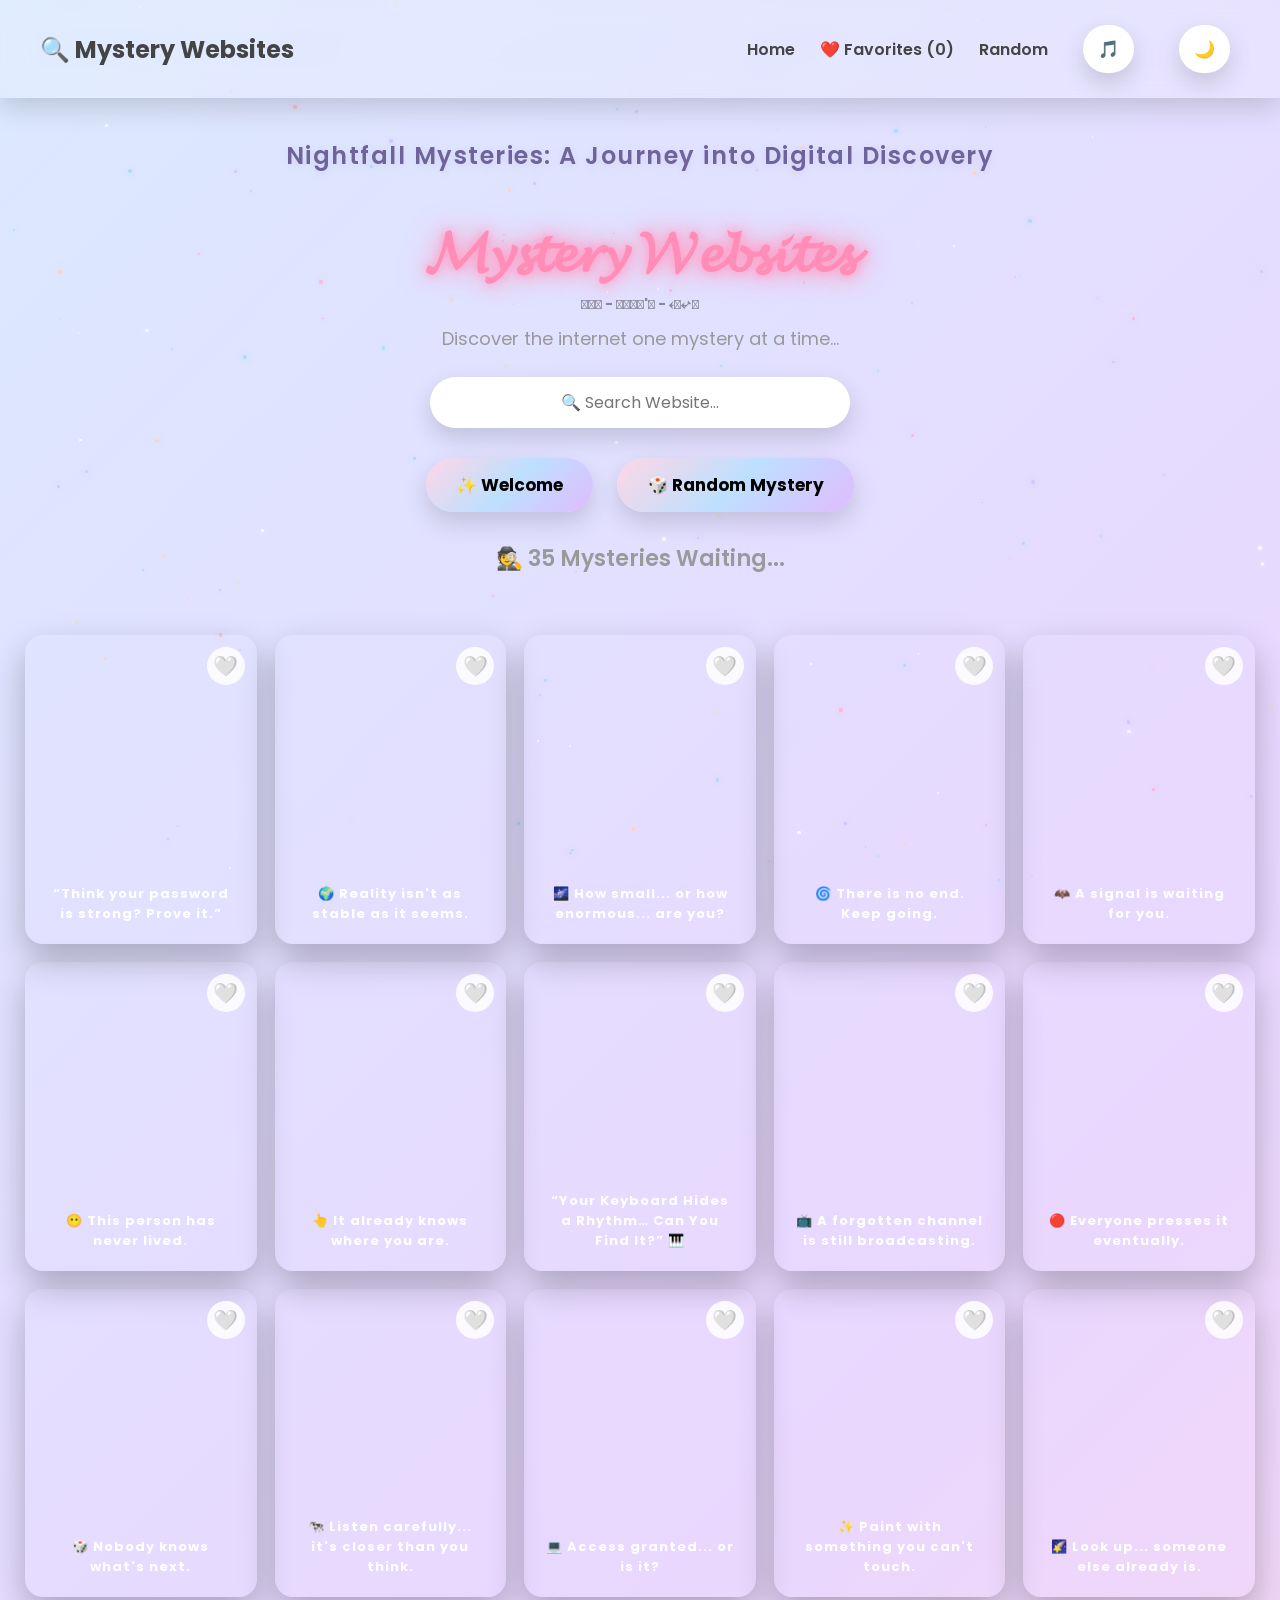
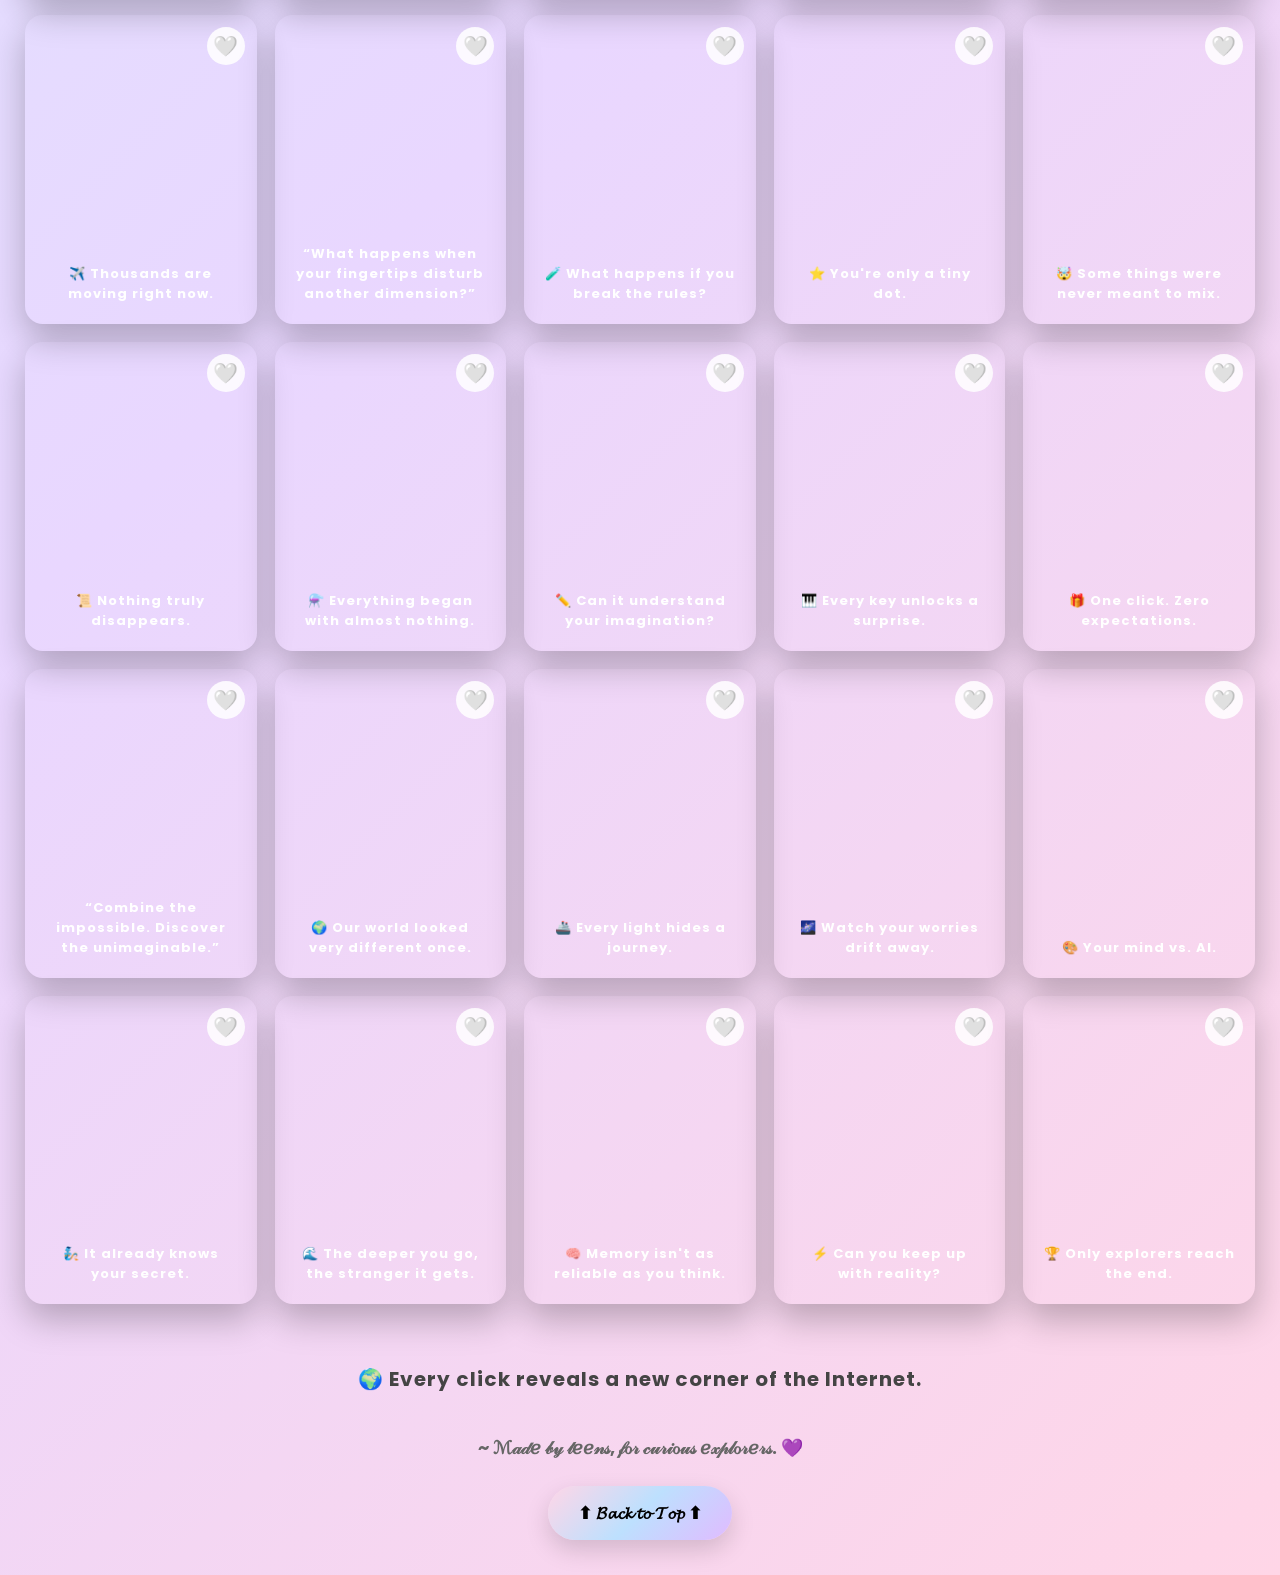
<file: index.html>
<!DOCTYPE html>
<html lang="en">
<head>
<meta charset="UTF-8">
<meta name="viewport" content="width=device-width, initial-scale=1.0">

<title>🔍 Mystery Websites | Discover Hidden Gems</title>
 
<link href="https://fonts.googleapis.com/css2?family=Poppins:wght@300;500;700&display=swap" rel="stylesheet">
<link rel="stylesheet" href="style.css">

</head>

<body>


    <div id="stars"></div>

    <div class="galaxy"></div>

    <div id="butterflies"></div>

    <div class="aurora"></div>

    <div class="moon"></div>

    <div class="cloud cloud1"></div>
    <div class="cloud cloud2"></div>
    <div class="cloud cloud3"></div>

    <nav class="navbar">

        <div class="logo">
        🔍 Mystery Websites
        </div>

        <div class="nav-links">

            <a href="#">Home</a>

            <a href="#" id="favoritesBtn">❤️ Favorites (<span id="favCount">0</span>)</a>

            <a href="#" onclick="randomSite()">Random</a>

            <button id="musicBtn">🎵</button>

            <button id="darkModeBtn">🌙</button>

 <a href="nightfall.html" id="vaultBtn" style="display:none;">
    🗝 Secret Vault
</a>

        </div>

    </nav>

    <audio id="bgMusic" loop>
        <source src="mystery.mp3" type="audio/mpeg">
    </audio>

    <p class="nightfall-subtitle">
    Nightfall Mysteries: A Journey into Digital Discovery
</p>

    <p>𝓜𝔂𝓼𝓽𝓮𝓻𝔂 𝓦𝓮𝓫𝓼𝓲𝓽𝓮𝓼</p>

    <h5 class="code-word">𒋻𒁇𒐕  -  𒁀𒋻𒁀𒋻'𒔼  -  𐏓𒋻𐎏𒀼</h5>

    <div class="subtitle">
        Discover the internet one mystery at a time...
    </div>

    <div class="controls">

     <input
type="text"
id="search"
placeholder="🔍 Search Website...">

        <br>

        <button onclick="showAlert()">
        ✨ Welcome
        </button>

        <button onclick="randomSite()">
        🎲 Random Mystery
        </button>

    </div>

    <div class="counter" id="counter">
    🕵️ 35 Mysteries Waiting...
    </div>


    <div class="main">

        <!-- WEBSITE 1 -->
        <div class="col">
            <a href="https://neal.fun/password-game/" class="mysteryLink" target="_blank">
            <div class="favorite" onclick="toggleFavorite(event,this)">
                🤍
            </div>
            <div class="align-bottom"><h2>“Think your password is strong? Prove it.”</h2></div>
            <div class="bg-img" style="background-image:url('https://i.pinimg.com/originals/62/91/b9/6291b9ad0ec0193879b7f6ac40f3143d.jpg')"></div>
            </a>
        </div>

        <!-- WEBSITE 2 -->
        <div class="col">
            <a href="https://mrdoob.com/projects/chromeexperiments/google-gravity/index.html"  class="mysteryLink" target="_blank">
            <div class="favorite" onclick="toggleFavorite(event,this)">
                🤍
            </div>
            <div class="align-bottom"><h2>🌍 Reality isn't as stable as it seems.</h2></div>
            <div class="bg-img" style="background-image:url('https://i.pinimg.com/736x/7e/f8/54/7ef85461252bff26a5bb0182147e3fe4.jpg')"></div>
            </a>
        </div>

        <!-- WEBSITE 3 -->
        <div class="col">
            <a href="https://scaleofuniverse.com/en" class="mysteryLink" target="_blank">
            <div class="favorite" onclick="toggleFavorite(event,this)">
                🤍
            </div>
            <div class="align-bottom"><h2>🌌 How small... or how enormous... are you?</h2></div>
            <div class="bg-img" style="background-image:url('https://i.pinimg.com/736x/89/ca/49/89ca49843887a37ca08f6d4222d82a77.jpg')"></div>
            </a>
        </div>

        <!-- WEBSITE 4 -->
        <div class="col">
            <a href="https://zoomquilt.org/" class="mysteryLink" target="_blank">
                <div class="favorite" onclick="toggleFavorite(event,this)">
                🤍
            </div>
            <div class="align-bottom"><h2>🌀 There is no end. Keep going.</h2></div>
            <div class="bg-img" style="background-image:url('https://i.pinimg.com/originals/16/4f/53/164f53e26f90b1aafe071aa002e9b031.jpg')"></div>
            </a>
        </div>

        <!-- WEBSITE 5 -->
        <div class="col">
            <a href="https://elgoog.im/batman/" class="mysteryLink" target="_blank">
                <div class="favorite" onclick="toggleFavorite(event,this)">
                🤍
            </div>
            <div class="align-bottom"><h2>🦇 A signal is waiting for you.</h2></div>
            <div class="bg-img" style="background-image:url('https://i.pinimg.com/originals/f7/22/59/f7225938f9121c6f36d81ea966581e52.jpg')"></div>
            </a>
        </div>

        <!-- WEBSITE 6 -->
        <div class="col">
            <a href="https://this-person-does-not-exist.com/en" class="mysteryLink" target="_blank">
                <div class="favorite" onclick="toggleFavorite(event,this)">
                🤍
            </div>
            <div class="align-bottom"><h2>😶 This person has never lived.</h2></div>
            <div class="bg-img" style="background-image:url('https://i.pinimg.com/736x/1e/ab/35/1eab358bd642a0667298f73c87afe043.jpg')"></div>
            </a>
        </div>

        <!-- WEBSITE 7 -->
        <div class="col">
            <a href="https://pointerpointer.com/" class="mysteryLink" target="_blank">
                <div class="favorite" onclick="toggleFavorite(event,this)">
                🤍
            </div>
            <div class="align-bottom"><h2>👆 It already knows where you are.</h2></div>
            <div class="bg-img" style="background-image:url('https://i.pinimg.com/originals/68/60/bf/6860bf23f1d53d8ab74e1f97c08ccd37.png')"></div>
            </a>
        </div>

        <!-- WEBSITE 8 -->
        <div class="col">
            <a href="https://typedrummer.com/" class="mysteryLink" target="_blank">
                <div class="favorite" onclick="toggleFavorite(event,this)">
                🤍
            </div>
            <div class="align-bottom"><h2>“Your Keyboard Hides a Rhythm… Can You Find It?” 🎹</h2></div>
            <div class="bg-img" style="background-image:url('https://i.pinimg.com/originals/66/0c/09/660c093c8c8420e13d619e72300c0935.jpg')"></div>
            </a>
        </div>

        <!-- WEBSITE 9 -->
        <div class="col">
            <a href="https://90s.myretrotvs.com/" class="mysteryLink" target="_blank">
                <div class="favorite" onclick="toggleFavorite(event,this)">
                🤍
            </div>
            <div class="align-bottom"><h2>📺 A forgotten channel is still broadcasting.</h2></div>
            <div class="bg-img" style="background-image:url('https://i.pinimg.com/originals/2f/9c/2f/2f9c2f3d1490275b328b030f01d8d174.jpg')"></div>
            </a>
        </div>

        <!-- WEBSITE 10 -->
        <div class="col">
            <a href="https://clicktheredbutton.com/" class="mysteryLink" target="_blank">
                <div class="favorite" onclick="toggleFavorite(event,this)">
                🤍
            </div>
            <div class="align-bottom"><h2>🔴 Everyone presses it eventually.</h2></div>
            <div class="bg-img" style="background-image:url('https://i.pinimg.com/originals/76/e4/cd/76e4cd4d3b44dc51ac775a664f55c8cf.jpg')"></div>
            </a>
        </div>

        <!-- WEBSITE 11 -->
        <div class="col">
            <a href="https://theuselessweb.com/"  class="mysteryLink" target="_blank">
                <div class="favorite" onclick="toggleFavorite(event,this)">
                🤍
            </div>
            <div class="align-bottom"><h2>🎲 Nobody knows what's next.</h2></div>
            <div class="bg-img" style="background-image:url('https://i.pinimg.com/originals/12/94/90/129490e6debbe83feaa98a253e10a365.jpg')"></div>
            </a>
        </div>

        <!-- WEBSITE 12 -->
        <div class="col">
            <a href="https://findtheinvisiblecow.com/"  class="mysteryLink" target="_blank">
                <div class="favorite" onclick="toggleFavorite(event,this)">
                🤍
            </div>
            <div class="align-bottom"><h2>🐄 Listen carefully... it's closer than you think.</h2></div>
            <div class="bg-img" style="background-image:url('https://i.pinimg.com/736x/06/1e/50/061e50f53915ade8e0a06118f73ad7cd.jpg')"></div>
            </a>
        </div>

        <!-- WEBSITE 13 -->
        <div class="col">
            <a href="https://geekprank.com/hacker/" class="mysteryLink" target="_blank">
                <div class="favorite" onclick="toggleFavorite(event,this)">
                🤍
            </div>
            <div class="align-bottom"><h2>💻 Access granted... or is it?</h2></div>
            <div class="bg-img" style="background-image:url('https://i.pinimg.com/originals/b3/3b/d2/b33bd234a3c99ffd5cfcb56b486fbb6d.jpg')"></div>
            </a>
        </div>

        <!-- WEBSITE 14 -->
        <div class="col">
            <a href="http://weavesilk.com/" class="mysteryLink" target="_blank">
                <div class="favorite" onclick="toggleFavorite(event,this)">
                🤍
            </div>
            <div class="align-bottom"><h2>✨ Paint with something you can't touch.</h2></div>
            <div class="bg-img" style="background-image:url('https://wallpapercave.com/wp/wp5943829.jpg')"></div>
            </a>
        </div>

        <!-- WEBSITE 15 -->
        <div class="col">
            <a href="https://stellarium-web.org/" class="mysteryLink" target="_blank">
                <div class="favorite" onclick="toggleFavorite(event,this)">
                🤍
            </div>
            <div class="align-bottom"><h2>🌠 Look up... someone else already is.</h2></div>
            <div class="bg-img" style="background-image:url('https://i.pinimg.com/736x/15/67/fc/1567fc21b92fcd13d20c70d916ed7663.jpg')"></div>
            </a>
        </div>

        <!-- WEBSITE 16 -->
        <div class="col">
            <a href="https://www.flightradar24.com/" class="mysteryLink" target="_blank">
                <div class="favorite" onclick="toggleFavorite(event,this)">
                🤍
            </div>
            <div class="align-bottom"><h2>✈️ Thousands are moving right now.</h2></div>
            <div class="bg-img" style="background-image:url('https://wallpaperaccess.com/full/1203354.jpg')"></div>
            </a>
        </div>

        <!-- WEBSITE 17 -->
        <div class="col">
            <a href="https://paveldogreat.github.io/WebGL-Fluid-Simulation/" class="mysteryLink" target="_blank">
                <div class="favorite" onclick="toggleFavorite(event,this)">
                🤍
            </div>
            <div class="align-bottom"><h2>“What happens when your fingertips disturb another dimension?”</h2></div>
            <div class="bg-img" style="background-image:url('https://wallpapercave.com/wp/wp2843467.jpg')"></div>
            </a>
        </div>

        <!-- WEBSITE 18 -->
        <div class="col">
            <a href="https://boredhumans.com/falling_sand.php" class="mysteryLink" target="_blank">
                <div class="favorite" onclick="toggleFavorite(event,this)">
                🤍
            </div>
            <div class="align-bottom"><h2>🧪 What happens if you break the rules?</h2></div>
            <div class="bg-img" style="background-image:url('https://i.pinimg.com/originals/ee/74/c2/ee74c283402507a051a112ac5fd58d3e.jpg')"></div>
            </a>
        </div>

        <!-- WEBSITE 19 -->
        <div class="col">
            <a href="https://stars.chromeexperiments.com/" class="mysteryLink" target="_blank">
                <div class="favorite" onclick="toggleFavorite(event,this)">
                🤍
            </div>
            <div class="align-bottom"><h2>⭐ You're only a tiny dot.</h2></div>
            <div class="bg-img" style="background-image:url('https://wallpapercave.com/wp/wp11347613.jpg')"></div>
            </a>
        </div>

        <!-- WEBSITE 20 -->
        <div class="col">
            <a href="https://emojikitchen.dev/" class="mysteryLink" target="_blank">
                <div class="favorite" onclick="toggleFavorite(event,this)">
                🤍
            </div>
            <div class="align-bottom"><h2>🤯 Some things were never meant to mix.</h2></div>
            <div class="bg-img" style="background-image:url('https://i.pinimg.com/originals/e4/7a/f8/e47af8d571831fe42510a23313b666b9.jpg')"></div>
            </a>
        </div>

        <!-- WEBSITE 21 -->
        <div class="col">
            <a href="https://web.archive.org/" class="mysteryLink" target="_blank">
                <div class="favorite" onclick="toggleFavorite(event,this)">
                🤍
            </div>
            <div class="align-bottom"><h2>📜 Nothing truly disappears.</h2></div>
            <div class="bg-img" style="background-image:url('https://i.pinimg.com/originals/f4/b5/14/f4b514e6af8ef93a4cc37314d473381f.jpg')"></div>
            </a>
        </div>

        <!-- WEBSITE 22 -->
        <div class="col">
            <a href="https://littlealchemy2.com/" class="mysteryLink" target="_blank">
                <div class="favorite" onclick="toggleFavorite(event,this)">
                🤍
            </div>
            <div class="align-bottom"><h2>⚗️ Everything began with almost nothing.</h2></div>
            <div class="bg-img" style="background-image:url('https://wallpapercave.com/wp/wp4763059.jpg')"></div>
            </a>
        </div>

        <!-- WEBSITE 23 -->
        <div class="col">
            <a href="https://quickdraw.withgoogle.com/" class="mysteryLink" target="_blank">
                <div class="favorite" onclick="toggleFavorite(event,this)">
                🤍
            </div>
            <div class="align-bottom"><h2>✏️ Can it understand your imagination?</h2></div>
            <div class="bg-img" style="background-image:url('https://wallpapercave.com/wp/wp6057151.jpg')"></div>
            </a>
        </div>

        <!-- WEBSITE 24 -->
        <div class="col">
            <a href="https://patatap.com/" class="mysteryLink" target="_blank">
                <div class="favorite" onclick="toggleFavorite(event,this)">
                🤍
            </div>
            <div class="align-bottom"><h2>🎹 Every key unlocks a surprise.</h2></div>
            <div class="bg-img" style="background-image:url('https://i.pinimg.com/736x/d9/8d/f8/d98df8b32e9fa7c73baabaed905e95eb.jpg')"></div>
            </a>
        </div>

        <!-- WEBSITE 25 -->
        <div class="col">
            <a href="https://www.boredbutton.com/random" class="mysteryLink" target="_blank">
                <div class="favorite" onclick="toggleFavorite(event,this)">
                🤍
            </div>
            <div class="align-bottom"><h2>🎁 One click. Zero expectations.</h2></div>
            <div class="bg-img" style="background-image:url('https://i.pinimg.com/originals/63/54/69/6354697c307329d66740a96f601eccc2.jpg')"></div>
            </a>
        </div>

        <!-- WEBSITE 26 -->
        <div class="col">
            <a href="https://neal.fun/infinite-craft/" class="mysteryLink" target="_blank">
                <div class="favorite" onclick="toggleFavorite(event,this)">
                🤍
            </div>
            <div class="align-bottom"><h2>“Combine the impossible. Discover the unimaginable.”</h2></div>
            <div class="bg-img" style="background-image:url('https://i.pinimg.com/originals/78/a7/8c/78a78c2dabbe6b3b53b234b4101ab928.jpg')"></div>
            </a>
        </div>

        <!-- WEBSITE 27 -->
        <div class="col">
            <a href="https://dinosaurpictures.org/ancient-earth#400" class="mysteryLink" target="_blank">
                <div class="favorite" onclick="toggleFavorite(event,this)">
                🤍
            </div>
            <div class="align-bottom"><h2>🌍 Our world looked very different once.</h2></div>
            <div class="bg-img" style="background-image:url('https://i.pinimg.com/736x/a3/db/3d/a3db3d93d2eff141559124600c91e1e3.jpg')"></div>
            </a>
        </div>

        <!-- WEBSITE 28 -->
        <div class="col">
            <a href="https://www.marinetraffic.com/en/ais/home/centerx:-118.1/centery:32.6/zoom:2" class="mysteryLink" target="_blank">
                <div class="favorite" onclick="toggleFavorite(event,this)">
                🤍
            </div>
            <div class="align-bottom"><h2>🚢 Every light hides a journey.</h2></div>
            <div class="bg-img" style="background-image:url('https://i.pinimg.com/736x/07/a9/0d/07a90db2bc72b964523077026c0c48cf.jpg')"></div>
            </a>
        </div>

        <!-- WEBSITE 29 -->
        <div class="col">
            <a href="https://www.pixelthoughts.co/" class="mysteryLink" target="_blank">
                <div class="favorite" onclick="toggleFavorite(event,this)">
                🤍
            </div>
            <div class="align-bottom"><h2>🌌 Watch your worries drift away.</h2></div>
            <div class="bg-img" style="background-image:url('https://i.pinimg.com/originals/fc/7c/d0/fc7cd0ec0bee6840ee67127c7d901476.jpg')"></div>
            </a>
        </div>

        <!-- WEBSITE 30 -->
        <div class="col">
            <a href="https://quickdraw.withgoogle.com/" class="mysteryLink" target="_blank">
                <div class="favorite" onclick="toggleFavorite(event,this)">
                🤍
            </div>
            <div class="align-bottom"><h2>🎨 Your mind vs. AI.</h2></div>
            <div class="bg-img" style="background-image:url('https://i.pinimg.com/originals/3b/6b/66/3b6b66b497fd40818fdd0194f59bb04b.jpg')"></div>
            </a>
        </div>

        <!-- WEBSITE 31 -->
        <div class="col">
            <a href="https://en.akinator.com/game" class="mysteryLink" target="_blank">
                <div class="favorite" onclick="toggleFavorite(event,this)">
                🤍
            </div>
            <div class="align-bottom"><h2>🧞 It already knows your secret.</h2></div>
            <div class="bg-img" style="background-image:url('https://i.pinimg.com/736x/fd/3d/f3/fd3df362164fb206c014f8724feef9a0.jpg')"></div>
            </a>
        </div>

        <!-- WEBSITE 32 -->
        <div class="col">
            <a href="https://neal.fun/deep-sea/" class="mysteryLink" target="_blank">
                <div class="favorite" onclick="toggleFavorite(event,this)">
                🤍
            </div>
            <div class="align-bottom"><h2>🌊 The deeper you go, the stranger it gets.</h2></div>
            <div class="bg-img" style="background-image:url('https://i.pinimg.com/originals/19/70/71/197071cecea5151742a278a0dba05dc8.jpg')"></div>
            </a>
        </div>

        <!-- WEBSITE 33 -->
        <div class="col">
            <a href="https://neal.fun/logos-from-memory/" class="mysteryLink" target="_blank">
                <div class="favorite" onclick="toggleFavorite(event,this)">
                🤍
            </div>
            <div class="align-bottom"><h2>🧠 Memory isn't as reliable as you think.</h2></div>
            <div class="bg-img" style="background-image:url('https://i.pinimg.com/originals/14/d4/03/14d403bf1cac92380c2514cea3c26a71.jpg')"></div>
            </a>
        </div>

        <!-- WEBSITE 34 -->
        <div class="col">
            <a href="https://neal.fun/speed/" class="mysteryLink" target="_blank">
                <div class="favorite" onclick="toggleFavorite(event,this)">
                🤍
            </div>
            <div class="align-bottom"><h2>⚡ Can you keep up with reality?</h2></div>
            <div class="bg-img" style="background-image:url('https://i.pinimg.com/originals/79/29/51/7929516c81396ada2e2f292e6d9ec2ab.jpg')"></div>
            </a>
        </div>

        <!-- WEBSITE 35 -->
        <div class="col">
            <a href="web35.html" class="mysteryLink" target="_blank">
                <div class="favorite" onclick="toggleFavorite(event,this)">
                🤍
            </div>
            <div class="align-bottom"><h2>🏆 Only explorers reach the end.</h2></div>
            <div class="bg-img" style="background-image:url('https://i.pinimg.com/originals/de/0f/6a/de0f6a9215c3ca5b7d56ed0d39586950.jpg')"></div>
            </a>
            </div>

    </div>

    <footer>

        <h2 style="color:#444;margin-bottom:15px;">
            🌍 Every click reveals a new corner of the Internet.
        </h2>

        <p style="font-size:18px;color:#666;text-shadow:none;">
            ~ ℳ𝒶𝒹ℯ 𝒷𝓎 𝓉ℯℯ𝓃𝓈, 𝒻ℴ𝓇 𝒸𝓊𝓇𝒾ℴ𝓊𝓈 ℯ𝓍𝓅𝓁ℴ𝓇ℯ𝓇𝓈. 💜
        </p>

        <br>

        <button onclick="window.scrollTo({top:0,behavior:'smooth'})" class="mine">
            ⬆ 𝓑𝓪𝓬𝓴 𝓽𝓸 𝓣𝓸𝓹 ⬆
        </button>

    </footer>

    <div id="fireflies"></div>

<!-- ==========-----------======= NIGHTFALL INTRO =======--------========== -->

    <div id="nightfallIntro">

        <div id="nightfallText"></div>

    </div>

<script src="script.js"></script>

<!-- ================= SECRET VAULT INTRO ================= -->

<div id="vaultIntro">
    <div id="vaultText"></div>
</div>



</body>
</html>
</file>
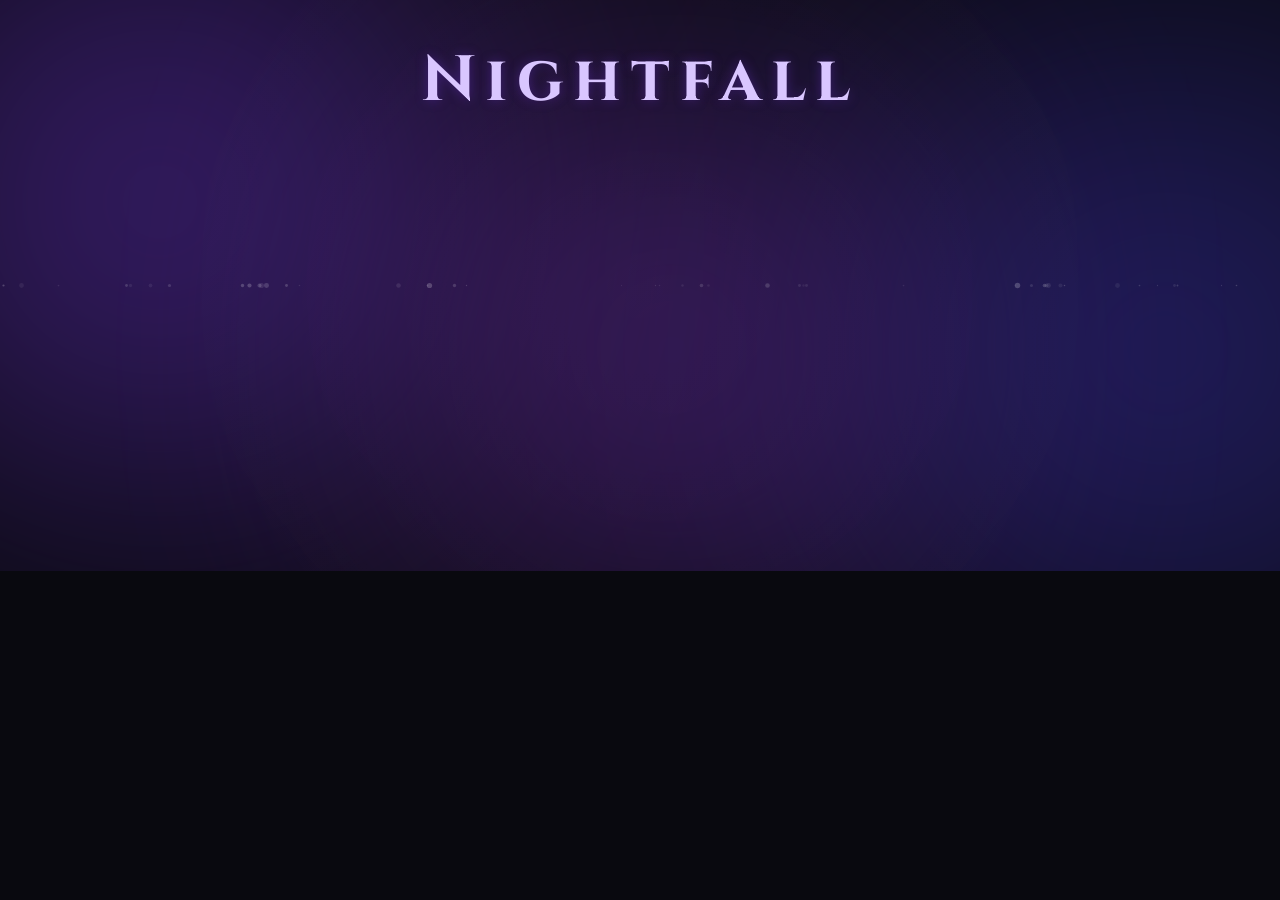
<file: final-letter.html>
<!DOCTYPE html>
<html lang="en">

<head>

<meta charset="UTF-8">
<meta name="viewport" content="width=device-width, initial-scale=1.0">

<title>Nightfall</title>

<link rel="preconnect" href="https://fonts.googleapis.com">
<link rel="preconnect" href="https://fonts.gstatic.com" crossorigin>

<link href="https://fonts.googleapis.com/css2?family=Cinzel:wght@500;700&family=Poppins:wght@300;400;500&display=swap" rel="stylesheet">

<style>

/*==================================================
            RESET
==================================================*/

*{
    margin:0;
    padding:0;
    box-sizing:border-box;
}

html{
    font-size:16px;
}

html,body{
    width:100%;
    min-height:100%;
    overflow:hidden;
}

body{
    display:flex;
    justify-content:center;
    align-items:center;
    position:relative;
    background:#09090F;
    color:#fff;
    font-family:'Poppins',sans-serif;
    animation:fadeScene 2s ease;
}

/*==================================================
            BACKGROUND
==================================================*/

body::before{
    content:"";
    position:absolute;
    inset:0;
    background:
    radial-gradient(circle at center,
    rgba(255,255,255,.02),
    transparent 70%);
    pointer-events:none;
}

/*==================================================
            AURORA
==================================================*/

.aurora{

    position:absolute;
    inset:0;
    overflow:hidden;
    pointer-events:none;
    z-index:0;

}

.aurora span{

    position:absolute;

    border-radius:50%;

    filter:blur(clamp(90px,12vw,150px));

    opacity:.45;

    animation:moveAurora 20s ease-in-out infinite;

}

/* Left */

.aurora span:nth-child(1){

    width:clamp(320px,45vw,700px);
    height:clamp(320px,45vw,700px);

    background:#7c3aed;

    top:-15%;
    left:-10%;

}

/* Right */

.aurora span:nth-child(2){

    width:clamp(360px,48vw,760px);
    height:clamp(360px,48vw,760px);

    background:#4338ca;

    right:-15%;
    bottom:-15%;

    animation-delay:6s;

}

/* Center */

.aurora span:nth-child(3){

    width:clamp(260px,35vw,520px);
    height:clamp(260px,35vw,520px);

    background:#9333ea;

    left:35%;
    top:22%;

    animation-delay:12s;

}

@keyframes moveAurora{

    0%{
        transform:translate(0,0) scale(1);
    }

    50%{
        transform:translate(70px,-60px) scale(1.08);
    }

    100%{
        transform:translate(0,0) scale(1);
    }

}

/*==================================================
            FOG
==================================================*/

.fog{

    position:absolute;

    inset:-40%;

    background:
    radial-gradient(circle,
    rgba(255,255,255,.03),
    transparent 65%);

    filter:blur(120px);

    opacity:.28;

    animation:fogMove 60s linear infinite;

    pointer-events:none;

}

@keyframes fogMove{

    0%{
        transform:
        translate(-4%,-3%)
        rotate(0deg);
    }

    50%{
        transform:
        translate(4%,3%)
        rotate(180deg);
    }

    100%{
        transform:
        translate(-4%,-3%)
        rotate(360deg);
    }

}

/*==================================================
            MAIN CONTAINER
==================================================*/

.container{

    position:relative;

    z-index:5;

    width:min(92%,900px);

    margin:auto;

    text-align:center;

    padding:clamp(18px,3vw,40px);

}

/*==================================================
            TITLE
==================================================*/

.title{

    font-family:'Cinzel',serif;

    font-size:clamp(2.3rem,6vw,4rem);

    letter-spacing:clamp(3px,.8vw,10px);

    color:#d9c6ff;

    margin-bottom:clamp(35px,6vw,65px);

    opacity:0;

    transition:2s;

    text-shadow:
    0 0 12px rgba(124,58,237,.35);

}

/*==================================================
            STORY TEXT
==================================================*/

.text{

    position:relative;

    min-height:230px;

    display:flex;

    justify-content:center;

    align-items:center;

    padding:20px;

    font-size:clamp(1.05rem,2vw,1.55rem);

    line-height:1.9;

    color:#dddddf;

}

/*==================================================
            EACH LINE
==================================================*/

.line{

    position:absolute;

    width:100%;

    left:0;

    opacity:0;

    transform:
    translateY(20px);

    transition:
    opacity 1.4s ease,
    transform 1.4s ease;

    padding:0 10px;

}

.line.show{

    opacity:1;

    transform:translateY(0);

}

/*==================================================
            SIGNATURE
==================================================*/

.signature{

    font-family:'Cinzel',serif;

    margin-top:clamp(45px,7vw,70px);

    font-size:clamp(1.5rem,3vw,2rem);

    letter-spacing:2px;

    opacity:0;

    transition:2s;

}

/*==================================================
            THE END
==================================================*/

.end{

    position:absolute;

    left:50%;
    top:50%;

    transform:translate(-50%,-50%);

    font-family:'Cinzel',serif;

    font-size:clamp(2.8rem,8vw,5rem);

    letter-spacing:clamp(5px,1vw,14px);

    white-space:nowrap;

    opacity:0;

    transition:3s;

}

/*==================================================
            BLACK SCREEN
==================================================*/

.black{

    position:fixed;

    inset:0;

    background:#09090F;

    opacity:0;

    pointer-events:none;

    transition:4s;

    z-index:100;

}

/*==================================================
            DUST
==================================================*/

.dust{

    position:absolute;

    width:3px;
    height:3px;

    border-radius:50%;

    background:rgba(255,255,255,.35);

    pointer-events:none;

    animation:floatDust linear infinite;

}

@keyframes floatDust{

    from{

        transform:
        translateY(120vh);

        opacity:0;

    }

    15%,85%{

        opacity:.5;

    }

    to{

        transform:
        translateY(-20vh);

        opacity:0;

    }

}

/*==================================================
            PAGE FADE
==================================================*/

@keyframes fadeScene{

    from{
        opacity:0;
    }

    to{
        opacity:1;
    }

}

/*==================================================
            TABLETS
==================================================*/

@media (max-width:900px){

    .container{
        width:94%;
    }

}

/*==================================================
            PHONES
==================================================*/

@media (max-width:600px){

    .text{

        min-height:190px;

        line-height:1.7;

    }

    .aurora span{

        opacity:.38;

    }

}

/*==================================================
            VERY SMALL PHONES
==================================================*/

@media (max-width:380px){

    .container{

        padding:16px;

    }

    .text{

        font-size:1rem;

    }

}
/*==================================================
            FINAL MESSAGE
==================================================*/

.final-message{

    position:absolute;

    inset:0;

    display:flex;

    flex-direction:column;

    justify-content:center;

    align-items:center;

    text-align:center;

    padding:30px;

    opacity:0;

    transition:opacity 2s ease;

}

.final-message h1{

    font-family:'Cinzel',serif;

    font-size:clamp(2.2rem,6vw,3.8rem);

    letter-spacing:6px;

    margin-bottom:20px;

    color:white;

}

.final-message p{

    max-width:700px;

    font-size:clamp(1rem,2vw,1.3rem);

    line-height:1.9;

    color:#d1d1da;

}

.final-signature{

    margin-top:40px;

    font-family:'Cinzel',serif;

    font-size:clamp(1.2rem,2.5vw,1.8rem);

    color:#c7a8ff;

    letter-spacing:2px;

}
</style>

</head>

<body>

<!-- ================= BACKGROUND ================= -->

<div class="aurora" aria-hidden="true">
    <span></span>
    <span></span>
    <span></span>
</div>

<div class="fog" aria-hidden="true"></div>

<!-- ================= MAIN CONTENT ================= -->

<main class="container">

    <h1 class="title">
        Nightfall
    </h1>

    <section class="text" aria-live="polite">

        <div class="line">Dear Explorer...</div>

        <div class="line">You found it.</div>

        <div class="line">Welcome to <strong>Nightfall.</strong></div>

        <div class="line">Only those who stayed curious made it this far.</div>

        <div class="line">Every hidden page...</div>

        <div class="line">Every puzzle...</div>

        <div class="line">Every secret...</div>

        <div class="line">They weren't just challenges.</div>

        <div class="line">They were pieces of <strong>my world.</strong></div>

        <div class="line">Now you know a little more about me.</div>

        <div class="line">The things I love to create.</div>

        <div class="line">The ideas that inspire me.</div>

        <div class="line">The imagination behind every project.</div>

        <div class="line">Thank you for taking the time to explore them.</div>

        <div class="line">Most people never discover Nightfall.</div>

        <div class="line">But you did.</div>

        <div class="line">There are no more secrets.</div>

        <div class="line">This is the final page.</div>

        <div class="line">The end of this journey.</div>

        <div class="line">Thank you for visiting my world.</div>

    </section>

    <div class="signature">
        — Umme Kulsum
    </div>

</main>

<!-- ================= FINAL SCREEN ================= -->

<div class="end">
    THE END
</div>

<!-- ================= BLACK FADE ================= -->

<div class="black">

    <div class="final-message">

        <h1>Thank You</h1>

        <p>
            Thank you for exploring my world.<br>
            I hope you enjoyed this journey as much as I enjoyed creating it.
        </p>

        <div class="final-signature">
            — Umme Kulsum
        </div>

    </div>

</div>


<script>

/*==================================================
                NIGHTFALL
        CINEMATIC ENDING v2
==================================================*/

const title = document.querySelector(".title");
const lines = document.querySelectorAll(".line");
const signature = document.querySelector(".signature");
const end = document.querySelector(".end");
const black = document.querySelector(".black");
const finalMessage = document.querySelector(".final-message");

title.style.opacity = "1";

let current = 0;

/*==========================================
            SHOW STORY
==========================================*/

function showNextLine(){

    if(current > 0){

        lines[current-1].classList.remove("show");

    }

    if(current < lines.length){

        lines[current].classList.add("show");

        current++;

        setTimeout(showNextLine,2000);

    }

    else{

        finishStory();

    }

}

/*==========================================
            FINAL SEQUENCE
==========================================*/

function finishStory(){

    setTimeout(()=>{

        lines[lines.length-1].classList.remove("show");

        signature.style.opacity="1";

    },1800);

    setTimeout(()=>{

        signature.style.opacity="0";

        title.style.opacity="0";

        end.style.opacity="1";

    },5500);

    setTimeout(()=>{

        end.style.opacity="0";

        black.style.opacity="1";

    },9500);

    setTimeout(()=>{

        finalMessage.style.opacity="1";

    },11200);

}

setTimeout(showNextLine,1800);

/*==================================================
                FLOATING DUST
==================================================*/

const particleCount =
window.innerWidth < 768 ? 22 : 45;

for(let i=0;i<particleCount;i++){

    const dust=document.createElement("div");

    dust.className="dust";

    dust.style.left=Math.random()*100+"vw";

    dust.style.animationDuration=
    (18+Math.random()*18)+"s";

    dust.style.animationDelay=
    Math.random()*18+"s";

    dust.style.opacity=
    (.15+Math.random()*.45);

    dust.style.transform=
    `scale(${0.4+Math.random()*1.5})`;

    document.body.appendChild(dust);

}

/*==================================================
            AURORA PARALLAX
==================================================*/

const aurora=document.querySelector(".aurora");

window.addEventListener("mousemove",(e)=>{

    if(window.innerWidth<768) return;

    const x=(e.clientX/window.innerWidth-.5)*18;

    const y=(e.clientY/window.innerHeight-.5)*18;

    aurora.style.transform=
    `translate(${x}px,${y}px)`;

});

/*==================================================
            RESIZE RESET
==================================================*/

window.addEventListener("resize",()=>{

    aurora.style.transform="translate(0,0)";

});

/*==================================================
        PREVENT TEXT SELECTION
==================================================*/

document.addEventListener("selectstart",(e)=>{

    e.preventDefault();

});

/*==================================================
            FADE IN
==================================================*/

window.addEventListener("load",()=>{

    document.body.style.opacity="1";

});



</script>

</body>
</html>
</file>
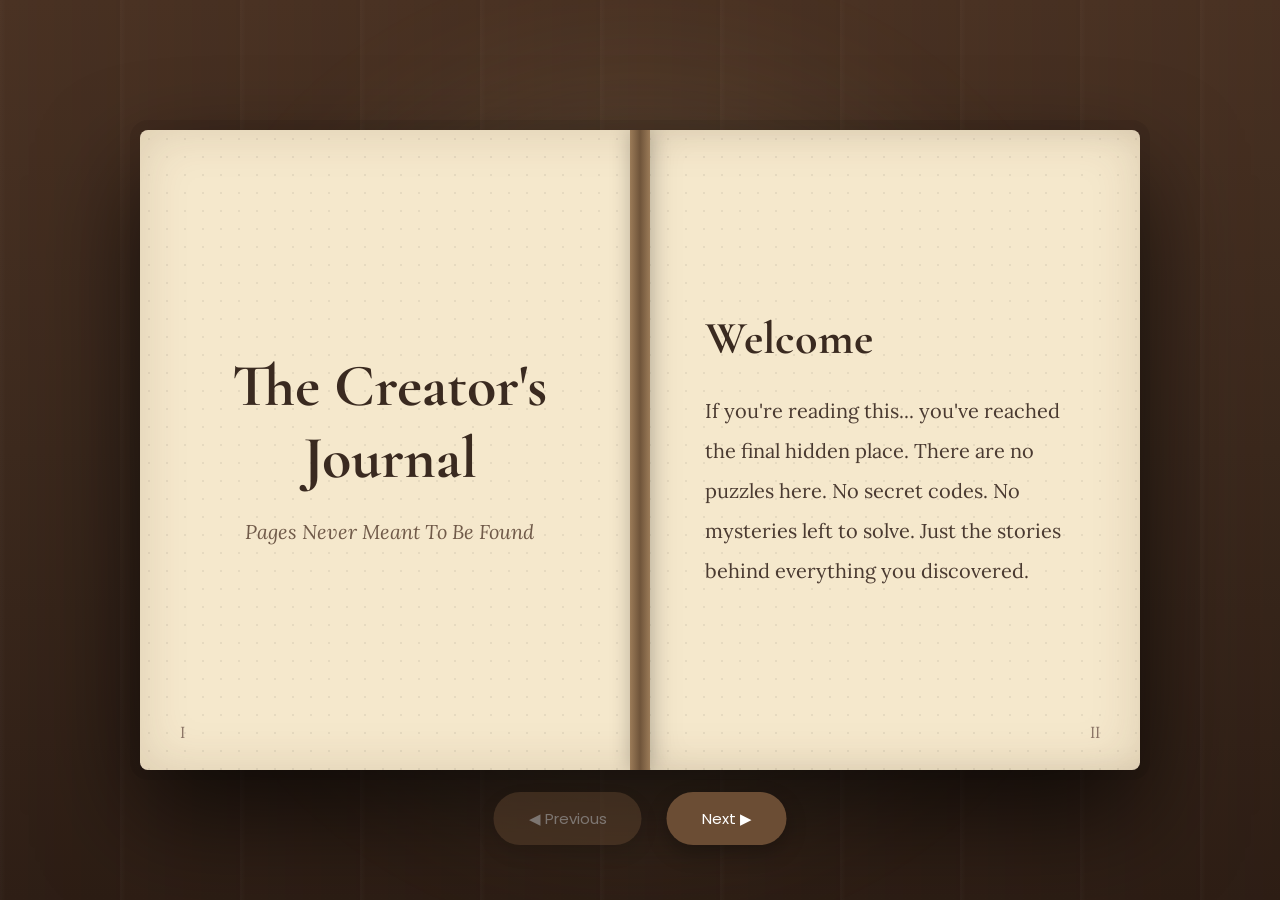
<file: journal.html>
<!DOCTYPE html>
<html lang="en">

<head>

<meta charset="UTF-8">
<meta name="viewport" content="width=device-width, initial-scale=1.0">

<title>The Creator's Journal</title>

<link rel="preconnect" href="https://fonts.googleapis.com">
<link rel="preconnect" href="https://fonts.gstatic.com" crossorigin>

<link href="https://fonts.googleapis.com/css2?family=Cormorant+Garamond:wght@500;600;700&family=Lora:wght@400;500&family=Poppins:wght@400;500;600&display=swap" rel="stylesheet">

<style>

*{
    margin:0;
    padding:0;
    box-sizing:border-box;
}

html,
body{
    width:100%;
    min-height:100%;
}


body{

    background:#181411;

    overflow:hidden;

    font-family:'Lora',serif;

    min-height:100vh;

    display:flex;

    justify-content:center;

    align-items:center;

    position:relative;

}


/* ==============================
        WOODEN DESK
================================ */

body::before{

    content:"";

    position:absolute;

    inset:0;

    background:

    linear-gradient(
    90deg,
    rgba(255,255,255,.02),
    transparent 5%,
    rgba(0,0,0,.05)
    ),

    linear-gradient(
    180deg,
    #4A3223,
    #3C291D,
    #2E1E15
    );

    background-size:
    120px 100%,
    100% 100%;

}


/* ==============================
        DESK LIGHT
================================ */

body::after{

    content:"";

    position:absolute;

    width:900px;

    height:900px;

    border-radius:50%;

    background:

    radial-gradient(
    circle,
    rgba(255,228,170,.25),
    transparent 70%
    );


    filter:blur(50px);

    top:50%;

    left:50%;

    transform:translate(-50%,-50%);

    pointer-events:none;

}



/* ==============================
            BOOK
================================ */


.book{

    position:relative;

    width:min(1000px,90vw);

    height:min(640px,75vh);


    background:#F5E8CC;

    border-radius:8px;

    display:flex;

    overflow:hidden;


    box-shadow:

    0 35px 80px rgba(0,0,0,.55),

    0 0 0 8px rgba(0,0,0,.08);


    z-index:5;

    transition:.5s;

}



.book:hover{

    transform:translateY(-6px);


    box-shadow:

    0 45px 90px rgba(0,0,0,.55);

}



/* ==============================
            SPINE
================================ */


.spine{

    position:absolute;

    left:50%;

    top:0;

    transform:translateX(-50%);


    width:20px;

    height:100%;


    background:

    linear-gradient(
    to right,
    #9B7B58,
    #6F543A,
    #9B7B58
    );


    box-shadow:

    0 0 20px rgba(0,0,0,.25);

    z-index:5;

}



/* ==============================
            PAGES
================================ */


.page{

    flex:1;

    padding:clamp(30px,5vw,70px);

    position:relative;

}



.page::before{

    content:"";

    position:absolute;

    inset:0;

    opacity:.06;


    background-image:

    radial-gradient(
    circle,
    #000 1px,
    transparent 1px
    );


    background-size:18px 18px;

    pointer-events:none;

}



/* ==============================
        LEFT PAGE
================================ */


.left{


    border-right:1px solid rgba(0,0,0,.08);


    display:flex;

    flex-direction:column;


    justify-content:center;

    align-items:center;


    text-align:center;

}



.left h1{


    font-family:'Cormorant Garamond',serif;


    font-size:clamp(35px,5vw,60px);


    color:#3A2A20;


    margin-bottom:20px;


}



.left p{


    font-size:clamp(16px,2vw,20px);


    color:#705A49;


    font-style:italic;


    line-height:1.8;

}



/* ==============================
        RIGHT PAGE
================================ */


.right{


    display:flex;

    justify-content:center;

    align-items:center;

}



.content{

    width:100%;

    max-width:420px;

}



.content h2{


    font-family:'Cormorant Garamond',serif;


    font-size:clamp(30px,4vw,46px);


    margin-bottom:25px;


    color:#3A2A20;


}



.content p{


    font-size:clamp(16px,2vw,20px);


    line-height:2;


    color:#4A3A31;


}
/* ==============================
        PAGE NUMBERS
================================ */


.number{

    position:absolute;

    bottom:28px;

    font-size:16px;

    color:#8D7768;

}


.left .number{

    left:40px;

}


.right .number{

    right:40px;

}



/* ==============================
            BUTTONS
================================ */


.controls{

    position:absolute;

    bottom:45px;

    left:50%;

    transform:translateX(-50%);


    display:flex;

    justify-content:center;

    align-items:center;


    gap:25px;

    z-index:20;

}



button{

    padding:15px 35px;


    border:none;


    border-radius:40px;


    background:#6B4D34;


    color:white;


    font-family:'Poppins',sans-serif;


    font-size:15px;


    cursor:pointer;


    transition:.35s;


    box-shadow:

    0 8px 20px rgba(0,0,0,.25);

}



button:hover{


    background:#8B6546;


    transform:translateY(-3px);


    box-shadow:

    0 15px 30px rgba(0,0,0,.35);


}



button:disabled{


    opacity:.4;

    cursor:not-allowed;


}



button:disabled:hover{

    transform:none;

    background:#6B4D34;

}



/* ==============================
        PAGE CHANGE ANIMATION
================================ */


.content{


    transition:

    opacity .45s ease,

    transform .45s ease;


}



.fade-out{


    opacity:0;

    transform:translateX(-30px);


}



.fade-in{


    opacity:1;

    transform:translateX(0);


}



/* ==============================
        SOFT PAPER GLOW
================================ */


.book::after{


    content:"";


    position:absolute;


    inset:0;


    pointer-events:none;


    border-radius:8px;


    box-shadow:

    inset 0 0 50px rgba(80,50,20,.15);


}



/* ==============================
        OLD PAPER EDGE
================================ */


.page:first-of-type{


    box-shadow:

    inset -20px 0 30px rgba(0,0,0,.06);


}



.page:last-of-type{


    box-shadow:

    inset 20px 0 30px rgba(0,0,0,.06);


}



/* ==============================
        TEXT SELECTION
================================ */


::selection{


    background:#8B6546;

    color:white;


}



/* ==============================
        SMOOTH ENTRY
================================ */


.book{


    animation:

    bookAppear 1s ease;


}



@keyframes bookAppear{


    from{

        opacity:0;

        transform:

        translateY(40px)

        scale(.95);

    }


    to{

        opacity:1;

        transform:

        translateY(0)

        scale(1);

    }


}



/* ==============================
        BUTTON FLOAT EFFECT
================================ */


.controls button{


    animation:

    buttonFloat 4s ease-in-out infinite;


}



.controls button:nth-child(2){

    animation-delay:.5s;

}



@keyframes buttonFloat{


    0%,
    100%{

        transform:translateY(0);

    }


    50%{

        transform:translateY(-5px);

    }


}



/* ==============================
        DESKTOP EXTRA POLISH
================================ */


@media(min-width:1200px){


    .book{

        box-shadow:

        0 45px 100px rgba(0,0,0,.65),

        0 0 0 10px rgba(0,0,0,.08);

    }


}



/* ==============================
        REDUCE MOTION SUPPORT
================================ */


@media(prefers-reduced-motion:reduce){


    *,
    *::before,
    *::after{


        animation-duration:0.01ms;


        transition-duration:0.01ms;


    }


}
/* =================================================
        RESPONSIVE DESIGN
================================================= */


/* ==============================
        LARGE LAPTOPS
================================ */


@media(max-width:1200px){


    .book{

        width:90vw;

        height:75vh;

    }


    .page{

        padding:45px;

    }


    .content{

        max-width:380px;

    }


}



/* ==============================
        TABLETS
================================ */


@media(max-width:900px){


    body{

        overflow:auto;

        padding:30px 0;

        align-items:flex-start;

    }



    .book{


        width:92vw;


        height:auto;


        min-height:650px;


    }



    .page{

        padding:35px;

    }



    .left h1{

        font-size:42px;

    }



    .content h2{

        font-size:34px;

    }



    .content p{

        font-size:17px;

        line-height:1.8;

    }



    .controls{


        position:fixed;


        bottom:20px;


        width:100%;


        gap:15px;


    }



    button{


        padding:13px 25px;


    }



}



/* ==============================
        MOBILE PHONES
================================ */


@media(max-width:768px){


    body{


        overflow:auto;


        display:block;


        padding:20px 0 100px;


    }



    .book{


        width:94vw;


        margin:auto;


        flex-direction:column;


        height:auto;


        min-height:0;


    }



    .spine{


        display:none;


    }



    .page{


        width:100%;


        padding:35px 25px;


    }



    .left{


        border-right:none;


        border-bottom:

        1px solid rgba(0,0,0,.1);


        min-height:320px;


    }



    .left h1{


        font-size:38px;


    }



    .left p{


        font-size:17px;


    }



    .right{


        min-height:400px;


        align-items:flex-start;


        padding-top:45px;


    }



    .content h2{


        font-size:32px;


        text-align:center;


    }



    .content p{


        font-size:16px;


        text-align:center;


        line-height:1.8;


    }



    .number{


        bottom:15px;


        font-size:14px;


    }



    .left .number{


        left:20px;


    }



    .right .number{


        right:20px;


    }




    .controls{


        position:fixed;


        bottom:15px;


        left:0;


        transform:none;


        width:100%;


        padding:0 15px;


        display:flex;


        justify-content:center;


        gap:10px;


    }



    button{


        flex:1;


        max-width:160px;


        font-size:14px;


        padding:12px 10px;


    }



}





/* ==============================
        SMALL PHONES
================================ */


@media(max-width:480px){



    .book{

        width:96vw;

    }



    .page{


        padding:25px 18px;


    }



    .left h1{


        font-size:32px;


    }



    .left p{


        font-size:15px;


    }



    .content h2{


        font-size:27px;


    }



    .content p{


        font-size:15px;


        line-height:1.7;


    }



    .controls{


        gap:8px;


    }



    button{


        font-size:13px;


        padding:11px 8px;


    }



}





/* ==============================
        VERY SMALL PHONES
================================ */


@media(max-width:360px){



    .left h1{


        font-size:28px;


    }



    .content h2{


        font-size:24px;


    }



    .content p{


        font-size:14px;


    }



    button{


        font-size:12px;


    }



}





/* ==============================
        LANDSCAPE MOBILE
================================ */


@media(max-height:500px) and (orientation:landscape){



    body{


        padding:20px;


    }



    .book{


        height:85vh;


        flex-direction:row;


    }



    .page{


        padding:25px;


    }



    .left h1{


        font-size:30px;


    }



    .content h2{


        font-size:28px;


    }



    .content p{


        font-size:14px;


    }



    .controls{


        bottom:10px;


    }


}



/* ==============================
        IPHONE SAFE AREA
================================ */


@supports(padding:max(0px)){


    .controls{


        padding-bottom:

        max(10px, env(safe-area-inset-bottom));


    }


}
</style>

</head>

<body>

<div class="book">

<div class="spine"></div>

<div class="page left">

<h1>The Creator's Journal</h1>

<p>

Pages Never Meant To Be Found

</p>

<div class="number">

I

</div>

</div>

<div class="page right">

<div class="content" id="content">

<h2 id="pageTitle">Welcome</h2>

<p id="pageText">

If you're reading this...

you've reached the final hidden place.

There are no puzzles here.

No secret codes.

No mysteries left to solve.

Just the stories behind everything you discovered.

</p>

</div>

<div class="number">

II

</div>

</div>

</div>

<div class="controls">

<button id="prev">◀ Previous</button>

<button id="next">Next ▶</button>

</div>

<script>

const pages=[

{

title:"Welcome",

text:`If you're reading this...

you've reached the final hidden place.

There are no puzzles here.

No mysteries left to solve.

Just the stories behind everything you discovered.`

},

{

title:"Why LUMINA?",

text:`Every project starts with a small idea.

For me, LUMINA represents light.

Even the smallest light can guide someone through darkness.

I wanted my portfolio to feel calm, elegant, and welcoming.

A place where creativity shines quietly.`

},

{

title:"Why Nightfall?",

text:`Nightfall was never meant to be found easily.

It rewards curiosity.
Every hidden page and every puzzle exists for one reason:

to encourage people to keep exploring.
If you're here,

you never gave up.`

},

{

title:"Why Mystery Websites?",

text:`I've always enjoyed discovering hidden things.
Instead of building an ordinary website,
I wanted to create an adventure.
Every click should make people wonder,
"What happens next?"`

},

{

title:"Why I Started Coding?",

text:`At first,
I simply wanted to know how websites were made.

Curiosity slowly became learning.

Learning became creating.

Now coding has become one of my favorite ways to bring ideas to life.`

},

{

title:"What's Next?",

text:`I still have so much to learn.
Bigger websites.
Better designs.
Games.
Artificial Intelligence.

This journal marks the beginning,
not the end.`

},

{

title:"Conclusion",

text:`Every page you explored
every hidden clue
every mystery you solved
led to this moment.
This journal isn't about proving how much I know.
It's about sharing what I've learned
celebrating curiosity
and reminding myself that every great journey begins with a single idea.
The mysteries may have ended,
but the journey of creating them never truly will.`
},

{
title:"One Last Thing...",
text:`LUMINA,Mystery Websites,and Nightfall
were never just websites.
They were pieces of my imagination,my curiosity,
and my journey as a creator.
If this adventure made you smile,wonder,or explore just a 
little longer,then every moment spent creating it was worth it.
Thank you for visiting.
Keep wondering.
Keep creating.
— Umme Kulsum`
}
];

let current=0;

const title=document.getElementById("pageTitle");
const text=document.getElementById("pageText");
const content=document.getElementById("content");

const next=document.getElementById("next");
const prev=document.getElementById("prev");

prev.disabled=true;

function updatePage(){

content.classList.add("fade-out");

setTimeout(()=>{

title.textContent=pages[current].title;

text.innerHTML=pages[current].text.replace(/\n/g,"<br>");

content.classList.remove("fade-out");

content.classList.add("fade-in");

setTimeout(()=>{

content.classList.remove("fade-in");

},400);

prev.disabled=current===0;

next.disabled=current===pages.length-1;

},400);

}

next.onclick=()=>{

if(current<pages.length-1){

current++;

updatePage();

}

}

prev.onclick=()=>{

if(current>0){

current--;

updatePage();

}

}

</script>

</body>

</html>
</file>
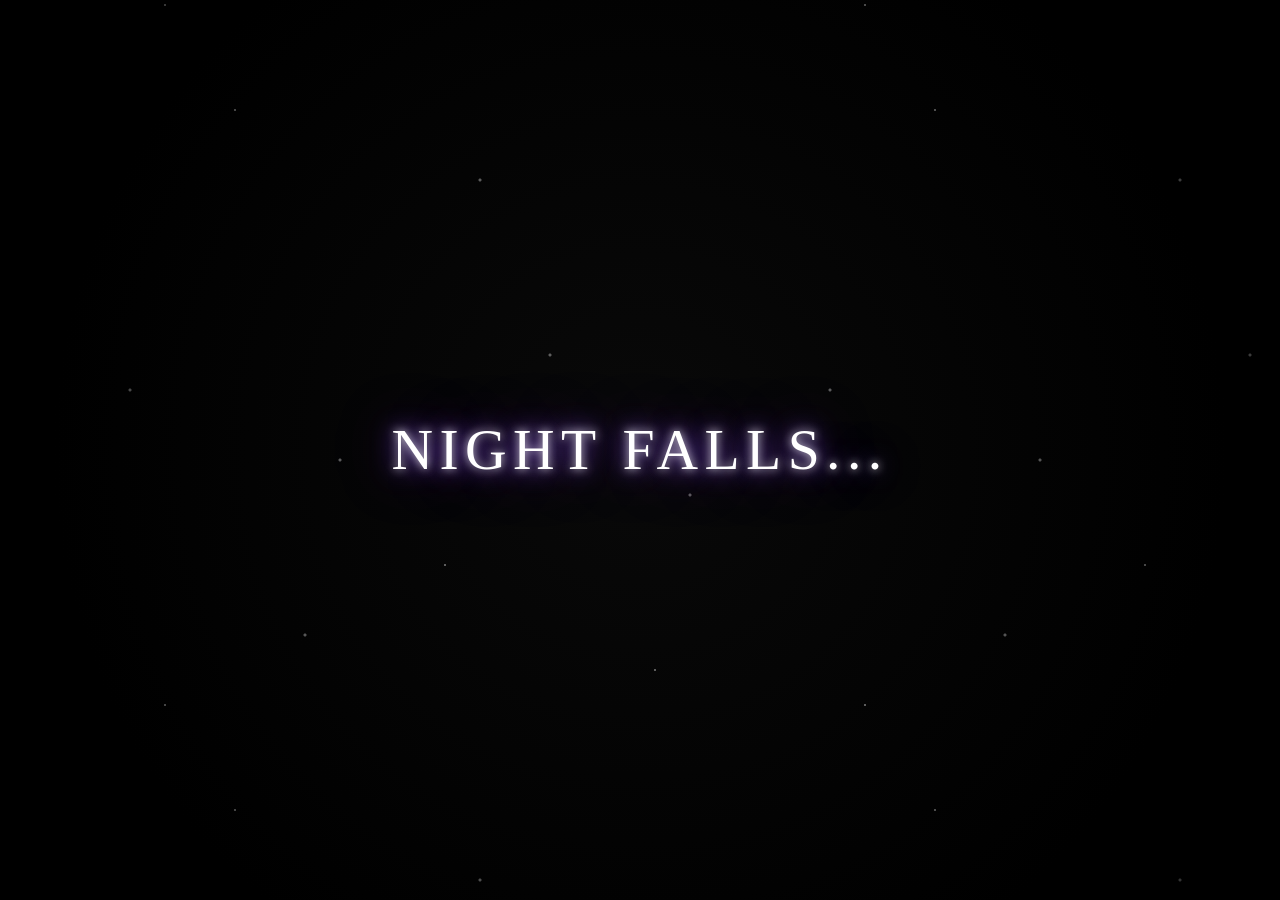
<file: web35.html>
<!DOCTYPE html>
<html lang="en">
<head>
    <meta charset="UTF-8">
    <meta name="viewport" content="width=device-width, initial-scale=1.0">
    <title>Confidential</title>
    <style>
    
*{
    margin:0;
    padding:0;
    box-sizing:border-box;
}

html,body{
    width:100%;
    height:100%;
}

body{
    background:#000;
    overflow:hidden;
    font-family:Georgia,serif;
}

body.lock{
    overflow:hidden;
}

/*=====================================
            INTRO SCREEN
======================================*/

#vaultIntro{
    position:fixed;
    inset:0;
    display:flex;
    justify-content:center;
    align-items:center;
    overflow:hidden;
    background:
    radial-gradient(circle at center,#090909 0%,#000 75%);
    z-index:999999;
    transition:opacity 2s ease;
}

/*=====================================
            STAR FIELD
======================================*/

#vaultIntro::before{

    content:"";

    position:absolute;
    inset:-50%;

    background-image:

    radial-gradient(2px 2px at 10% 20%,white 50%,transparent),
    radial-gradient(1.5px 1.5px at 25% 80%,white 50%,transparent),
    radial-gradient(2px 2px at 40% 30%,white 50%,transparent),
    radial-gradient(2px 2px at 70% 15%,white 50%,transparent),
    radial-gradient(1.5px 1.5px at 85% 60%,white 50%,transparent),
    radial-gradient(2px 2px at 60% 90%,white 50%,transparent),
    radial-gradient(1.5px 1.5px at 15% 65%,white 50%,transparent),
    radial-gradient(2px 2px at 90% 35%,white 50%,transparent),
    radial-gradient(1.5px 1.5px at 55% 45%,white 50%,transparent),
    radial-gradient(2px 2px at 35% 55%,white 50%,transparent);

    background-size:700px 700px;

    opacity:.35;

    animation:starsMove 80s linear infinite;

}

/*=====================================
            VIGNETTE
======================================*/

#vaultIntro::after{

content:"";

position:absolute;

inset:0;

background:radial-gradient(circle,
transparent 45%,
rgba(0,0,0,.55) 100%);

pointer-events:none;

}

/*=====================================
            TEXT
======================================*/

#vaultText{

position:relative;

z-index:5;

width:min(90%,900px);

padding:25px;

text-align:center;

font-size:clamp(2rem,6vw,3.6rem);

letter-spacing:clamp(2px,.5vw,8px);

line-height:1.45;

color:white;

text-transform:uppercase;

opacity:0;

transition:opacity .8s ease;

word-break:break-word;

overflow-wrap:break-word;

text-shadow:
0 0 10px rgba(255,255,255,.8),
0 0 25px #8b5cf6,
0 0 55px #4b0082;

animation:flicker 3s infinite;

}

/*=====================================
            STARS
======================================*/

@keyframes starsMove{

from{

transform:translateY(0);

}

to{

transform:translateY(-500px);

}

}

/*=====================================
            FLICKER
======================================*/

@keyframes flicker{

0%,100%{

opacity:1;

}

48%{

opacity:.92;

}

50%{

opacity:.55;

}

52%{

opacity:1;

}

}

/*=====================================
        TABLETS
======================================*/

@media (max-width:900px){

#vaultText{

width:90%;

padding:20px;

}

}

/*=====================================
        MOBILE
======================================*/

@media (max-width:600px){

#vaultText{

font-size:clamp(1.6rem,8vw,2.3rem);

letter-spacing:2px;

line-height:1.5;

padding:18px;

}

}

/*=====================================
    SMALL PHONES
======================================*/

@media (max-width:380px){

#vaultText{

font-size:1.45rem;

padding:15px;

}

}
</style>
</head>
<body>
    

<div id="vaultIntro">
    <div id="vaultText"></div>
</div>

<script>


/* ================= SECRET VAULT INTRO ================= */

document.body.classList.add("lock");

const intro = document.getElementById("vaultIntro");
const text = document.getElementById("vaultText");

const messages = [


    "Night falls...",

    "The internet has secrets.",

    "Some were never meant to be found.",

    "Forgotten places...",

    "Abandoned websites...",

    "Some things are hidden for good...",

    "🗣️:What is it?",

    "It's always watching your every search.",

    "🗣️:Why is it watching me?",

    "...",

    "THE SECRET VAULT",

    "You weren't supposed to find this.",

    "If you're reading this... it's already too late.",

    "Someone knows you're here.",

    "Erase your tracks.",

    "...",

    "They're coming.",

    "This transmission has been compromised.",

    "Connection terminated.",

    "GOODBYE."

];



let current = 0;

function playIntro() {

    text.style.opacity = "0";

    setTimeout(() => {

        text.innerHTML = messages[current];

        text.style.opacity = "1";

        let wait = 1600;

        // Longer pause for important messages
        if (messages[current] === "THE SECRET VAULT") {
            wait = 2600;
        }

        if (messages[current] === "...") {
            wait = 900;
        }

        if (messages[current] === "GOODBYE.") {
            wait = 1800;
        }

        current++;

        if (current < messages.length) {

            setTimeout(playIntro, wait);

        } else {

            setTimeout(() => {

                intro.style.opacity = "0";

                document.body.classList.remove("lock");

                setTimeout(() => {

                    window.location.href = "index.html";

                }, 2000);

            }, 1500);

        }

    }, 500);

}

window.addEventListener("load", playIntro);
</script>

</body>
</html>
</file>
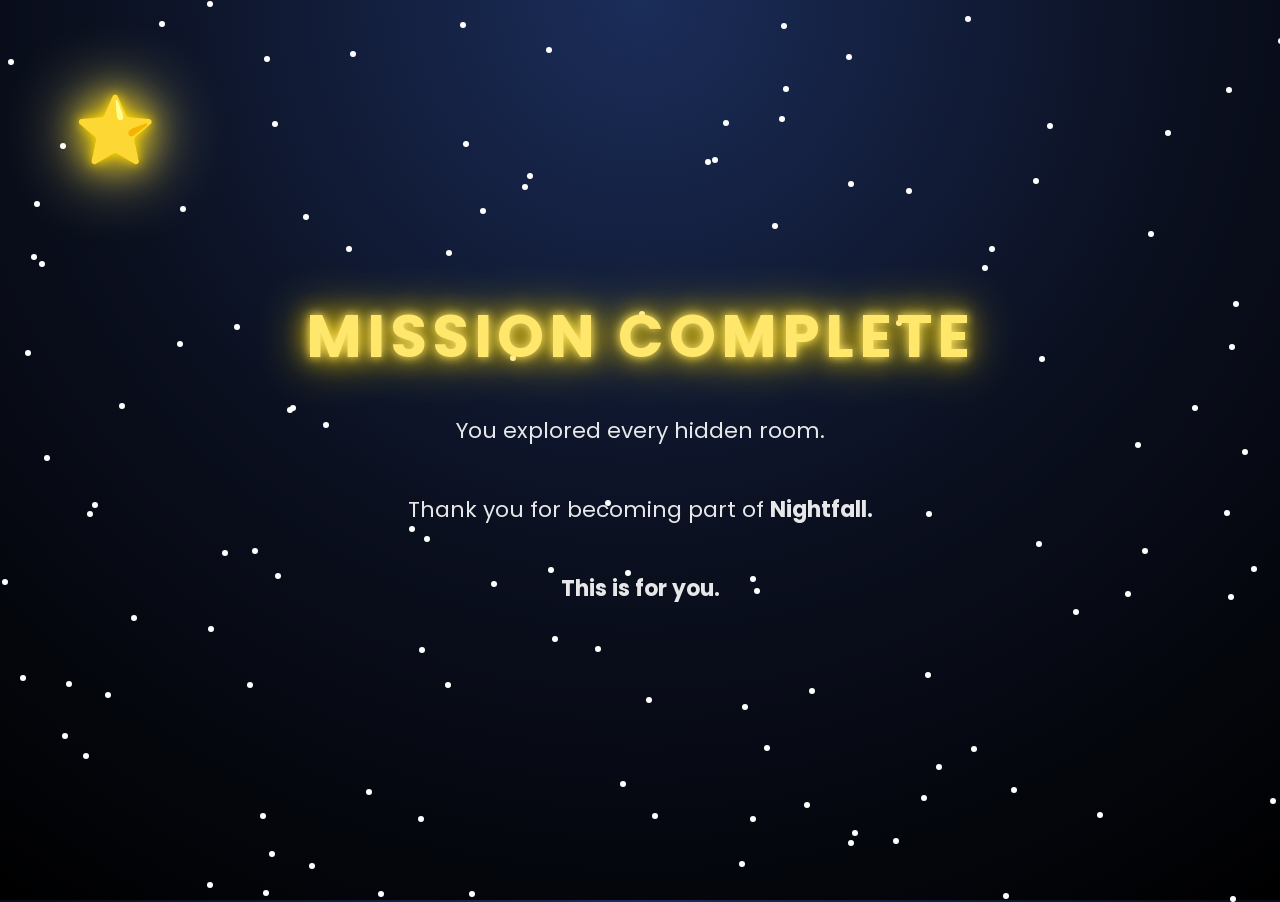
<file: web5.html>
<!DOCTYPE html>
<html lang="en">
<head>
<meta charset="UTF-8">
<meta name="viewport" content="width=device-width, initial-scale=1.0">

<title>Mission Complete</title>

<link href="https://fonts.googleapis.com/css2?family=Poppins:wght@300;500;700&display=swap" rel="stylesheet"> 

<style>
     *
    {
        margin:0;
        padding:0;
        box-sizing:border-box;
        font-family:Poppins,sans-serif;
    }

   body
    {
        min-height:100vh;
        overflow-x:hidden;
        overflow-y:auto;

        display:flex;
        justify-content:center;
        align-items:center;

        padding:30px 20px;

        background:
        radial-gradient(circle at top,#1b2d5a,#0b1020,#000);

        color:white;
    }

    .container
    {
        text-align:center;
        z-index:2;

        width:100%;
        max-width:900px;

        padding:20px;
    }

    h1
    {
        font-size:clamp(32px,7vw,60px);
        letter-spacing:5px;
        margin-bottom:30px;
        color:#ffe76b;
        text-shadow:
        0 0 10px #ffe76b,
        0 0 25px gold,
        0 0 50px gold;
    }

    p
    {
        font-size:clamp(16px,3vw,22px);
        line-height:1.8;
        opacity:.9;
    }

    .star
    {
        position:fixed;
        left:50%;
        top:65%;
        transform:translate(-50%,-50%) scale(.3);
        font-size:120px;
        opacity:0;
        animation:reward 8s forwards ease-in-out;
        filter:
        drop-shadow(0 0 10px gold)
        drop-shadow(0 0 30px gold)
        drop-shadow(0 0 60px #fff176);
    }

    @keyframes reward
    {

        0%
        {
            opacity:0;
            transform:
            translate(-50%,-50%)
            scale(.2)
            rotate(0deg);
        }

        15%
        {
            opacity:1;
            transform:
            translate(-50%,-50%)
            scale(2.2)
            rotate(180deg);
        }

        35%
        {
            transform:
            translate(-50%,-50%)
            scale(.8)
            rotate(360deg);
        }

        55%
        {
            transform:
            translate(-50%,-50%)
            scale(1.6)
            rotate(540deg);
        }

        75%
        {
            transform:
            translate(-50%,-50%)
            scale(.9)
            rotate(720deg);
        }

        100%
        {
            opacity:1;
            left:40px;
            top:40px;
            transform:
            translate(0,0)
            scale(.55)
            rotate(1080deg);
        }

    }

    .sparkle
    {
        position:absolute;
        width:6px;
        height:6px;
        background:white;
        border-radius:50%;
        animation:twinkle 2s infinite;
    }

    @keyframes twinkle
    {

        0%,100%
        {
            opacity:.2;
            transform:scale(.4);
        }

        50%
        {
            opacity:1;
            transform:scale(1.5);
        }

    }

    /* ================= RESPONSIVE ================= */


/* Large Tablets */
@media (max-width:1024px)
{

    body
    {
        padding:30px;
    }


    .container
    {
        max-width:750px;
    }


    h1
    {
        font-size:clamp(40px,7vw,55px);
        letter-spacing:4px;
    }


    p
    {
        font-size:20px;
    }


    .star
    {
        font-size:100px;
    }

}



/* Tablets + Mobile */
@media (max-width:768px)
{

    body
    {
        padding:20px;
    }


    .container
    {
        padding:15px;
    }


    h1
    {
        letter-spacing:2px;
        margin-bottom:20px;
    }


    p
    {
        line-height:1.6;
    }


    .star
    {
        font-size:75px;
    }


}



/* Small Phones */
@media (max-width:480px)
{

    body
    {
        padding:15px;
    }


    .container
    {
        padding:10px;
    }


    h1
    {
        font-size:32px;
        letter-spacing:1px;
    }


    p
    {
        font-size:16px;
    }


    .star
    {
        font-size:55px;

        animation-name:rewardMobile;
    }


}



/* Mobile Star Animation Fix */

@keyframes rewardMobile
{

    0%
    {
        opacity:0;

        transform:
        translate(-50%,-50%)
        scale(.2)
        rotate(0deg);
    }


    20%
    {
        opacity:1;

        transform:
        translate(-50%,-50%)
        scale(1.5)
        rotate(360deg);
    }


    100%
    {
        opacity:1;

        left:20px;
        top:20px;

        transform:
        translate(0,0)
        scale(.45)
        rotate(720deg);
    }

}



/* Extra Small Devices */

@media (max-width:360px)
{

    h1
    {
        font-size:28px;
    }


    p
    {
        font-size:15px;
    }


    .star
    {
        font-size:45px;
    }

}

</style>
</head>

<body>

    <div class="container">

        <h1>MISSION COMPLETE</h1>

        <p>

            You explored every hidden room.<br><br>

            Thank you for becoming part of <b>Nightfall.</b><br><br>

            <b>This is for you.</b>

        </p>

    </div>

    <div class="star">⭐</div>

    <script>
         for(let i=0;i<120;i++){

        const s=document.createElement("div");

        s.className="sparkle";

        s.style.left=Math.random()*100+"vw";
        s.style.top=Math.random()*100+"vh";

        s.style.animationDelay=Math.random()*2+"s";

        document.body.appendChild(s);

        }
    </script>
</body>
</html>
</file>
<file: style.css>
html{

overflow-x:hidden;

scroll-behavior:smooth;

}

body{

overflow-x:hidden;

}
.mine
{
    margin: 0 auto;
display: block;
}
*
    {
        margin:0;
        padding:0;
        box-sizing:border-box;
        font-family:Poppins,sans-serif;
    }

   body
    {
        background:linear-gradient(135deg,#dbe9ff,#e9d7ff,#ffd6e7);
        animation:fadeIn 1s ease;
        overflow-x:hidden;
        min-height:100vh;
        width:100%;
    }

    @keyframes fadeIn
    {
        from
        {
            opacity:0;
            transform:translateY(25px);
        }

        to
        {
            opacity:1;
            transform:translateY(0);
        }
    }

    p
    {
        font-size:clamp(34px,6vw,58px);
        text-align:center;
        margin-top:40px;
        color:#ff8db8;
        text-shadow:
        0 0 10px #ff9ec4,
        0 0 20px #ff9ec4,
        0 0 35px #ff9ec4;
        font-weight:bold;
    }

    .subtitle
    {
        text-align:center;
        margin-top:10px;
        color:#9a9999;
        font-size:clamp(15px,2.5vw,18px);
        margin-bottom:25px;
    }

    button
    {
        min-height:48px;
        display:inline-block;
        padding:14px 30px;
        margin:10px;
        border:none;
        border-radius:50px;
        font-size:17px;
        cursor:pointer;
        background:linear-gradient(135deg,#ffd6e7,#bde0fe,#e0bbff);
        transition:.35s;
        box-shadow:0 10px 25px rgba(0,0,0,.15);
        font-weight:bold;
       
    }

    button:hover
    {
        transform:translateY(-6px) scale(1.05);
        box-shadow:0 15px 35px rgba(0,0,0,.25);
    }

    .controls
    {
        text-align:center;
        margin-bottom:20px;
    }

    #search
    {
        width:min(90%,420px);
        max-width:90%;
        padding:13px;
        border:none;
        border-radius:50px;
        outline:none;
        font-size:16px;
        text-align:center;
        box-shadow:0 10px 25px rgba(0,0,0,.15);
        margin-bottom:20px;
    }

    .counter
    {
       text-align:center;
        font-size:clamp(16px,2.8vw,22px);
        margin-bottom:35px;
        color:#9a9999;
        font-weight:600;
    }

    .main
    {
         display:flex;
        width:100%;
        flex-wrap:wrap;
        justify-content:center;
        gap:18px;
        padding:25px;

max-width:1600px;

margin:auto;
    }

    .col
    {
        flex:1 1 220px;
        max-width:260px;
    }

    .col a
    {
        display:block;
        position:relative;
        aspect-ratio:3/4;
        min-height:300px;
        overflow:hidden;
        border-radius:18px;
        text-decoration:none;
        box-shadow:0 15px 35px rgba(0,0,0,.25);
        transition:.35s;
    }

    .col a:hover
    {
        transform:translateY(-10px);
    }

    .bg-img
    {
        position:absolute;
        inset:0;
        background-size:cover;
        background-position:center;
        transition:.5s;
    }

    .col:hover .bg-img
    {
        transform:scale(1.12);
    }

    .col a
    {
        transition: transform 0.3s ease, box-shadow 0.3s ease;
    }

    .col a:hover
    {
        transform: translateY(-8px);
        box-shadow: 0 25px 45px rgba(0,0,0,.35);
    }

    .col a::after
    {
        content:"";
        position:absolute;
        inset:0;
        background:linear-gradient
        (to top,
            rgba(0,0,0,.82),
            rgba(0,0,0,.05)
        );
        z-index:1;
    }

    .align-bottom
    {
        position:absolute;
        bottom:0;
        left:0;
        right:0;
        padding:20px;
        z-index:2;
    }

    h2
    {
        color:white;
        font-size:13px;
        letter-spacing:1px;
        text-align: center;
    }
footer{

padding:35px 20px;

}

footer h2{

font-size:20px;

}

footer p{

font-size:15px;

}
    @media(max-width:700px)
    {

        p
        {
            font-size:38px;
        }

        .col
        {
            width:90%;
            max-width:320px;
        }

        button
        {
            width:90%;
        }

    }
    /* -------------Navbar ------------*/

    .navbar
    {        
        position: relative;
        top: 0; 
        left: 0;
        width: 100%;
        z-index: 9999;
        display:flex;
        justify-content:space-between;
        align-items:center;
        padding:15px 40px;
        background:rgba(255,255,255,.15);
        backdrop-filter:blur(15px);
        box-shadow:0 10px 25px rgba(0,0,0,.15);
        z-index:999;
    }

    .logo
    {
        font-size:24px;
        font-weight:bold;
        color:#444;
    }

    .nav-links
    {
        display:flex;
        align-items:center;
        gap:25px;
    }

    .nav-links a
    {
        text-decoration:none;
        font-weight:600;
        color:#444;
        transition:.3s;
    }

    .nav-links a:hover
    {
        color:#ff6fa9;
    }

    #darkModeBtn
    {
        border:none;
        background:white;
        padding:10px 15px;
        border-radius:30px;
        cursor:pointer;
        transition:.3s;
    }

    #darkModeBtn:hover
    {
        transform:scale(1.1);
    }

    /* --------------Dark mode -----------------*/

    body.dark 
    {
        background: #0f172a;
        color: white;
        transition: 0.4s;
    }

    body.dark .navbar 
    {
        background: rgba(20,20,20,0.8);
    }

    body.dark .logo,
    body.dark .nav-links a,
    body.dark h2,
    body.dark h3 
    {
        color: white;
    }

    body.dark button 
    {
        background: linear-gradient(135deg,#333,#555);
        color: white;
    }

    body.dark
    {
        background:
        radial-gradient(circle at top,
            #243b6a,
            #131d38 35%,
            #090b16 70%,
            #030409 100%);
        color:white;
    }

    /*------------------- Favorite Button -------------*/

    .favorite
    {
        position:absolute;
        top:12px;
        right:12px;
        width:38px;
        height:38px;
        border-radius:50%;
        background:rgba(255,255,255,.85);
        display:flex;
        justify-content:center;
        align-items:center;
        font-size:20px;
        cursor:pointer;
        transition:.3s;
        z-index:20;
    }

    .favorite:hover
    {
        transform:scale(1.15);
        background:white;
    }

    #musicBtn
    {
        border:none;
        background:white;
        padding:10px 15px;
        border-radius:30px;
        cursor:pointer;
        transition:.3s;
    }

    #musicBtn:hover
    {
        transform:scale(1.1);
    }

    /* -------------------- Stars ---------------------- */

    #stars
    {
        position:fixed;
        top:0;
        left:0;
        width:100%;
        height:100%;
        overflow:hidden;
        pointer-events:none;
        z-index:-1;
    }

    /* --------------- Colourful Stars ----------------------- */

    .star
    {
        position:absolute;
        width:2px;
        height:2px;
        border-radius:50%;
        opacity:0.8;
        animation:twinkle linear infinite, floatStars linear infinite;
    }

    .star
    {
        box-shadow:0 0 6px currentColor;
    }

    @keyframes twinkle
    {
        0%,100%{opacity:0.2;}
        50%{opacity:1;}
    }


    @keyframes floatStars
    {
        0%{transform:translateY(0);}
        100%{transform:translateY(-120px);}
    }

    @keyframes floatStars
    {
        0%
        {
            transform:translateY(0);
        }

        100%
        {
            transform:translateY(-120px);
        }
    }

    /* -------------------- Shootoing Stars---------------------- */

    .shooting-star
    {
        position:fixed;
        top:-50px;
        left:-100px;
        width:150px;
        height:2px;
        background:linear-gradient(to right,
        rgba(255,255,255,0),
        white);
        transform:rotate(-45deg);
        z-index:1;
        pointer-events:none;
        animation:shoot 2s linear forwards;
    }

    @keyframes shoot
    {
        0%
        {
            transform:translate(0,0) rotate(-45deg);
            opacity:1;
        }
        100%
        {
            transform:translate(120vw,120vh) rotate(-45deg);
            opacity:0;
        }
    }

    /* ================= REALISTIC MOON ================= */

    .moon
    {
        position:fixed;
        top:110px;
    right:40px;
        width:180px;
        height:180px;
        border-radius:50%;
        background:
            /* ---Large craters ---*/
            radial-gradient(circle at 22% 24%, rgba(150,140,120,.45) 0 10px, transparent 11px),
            radial-gradient(circle at 70% 30%, rgba(150,140,120,.40) 0 13px, transparent 14px),
            radial-gradient(circle at 40% 70%, rgba(145,135,115,.45) 0 11px, transparent 12px),
            radial-gradient(circle at 78% 72%, rgba(145,135,115,.35) 0 8px, transparent 9px),

            /* ---Medium craters ---*/
            radial-gradient(circle at 35% 40%, rgba(160,150,130,.30) 0 7px, transparent 8px),
            radial-gradient(circle at 58% 48%, rgba(160,150,130,.28) 0 6px, transparent 7px),
            radial-gradient(circle at 27% 58%, rgba(160,150,130,.28) 0 6px, transparent 7px),
            radial-gradient(circle at 82% 48%, rgba(160,150,130,.30) 0 6px, transparent 7px),
            radial-gradient(circle at 60% 82%, rgba(160,150,130,.28) 0 5px, transparent 6px),
            radial-gradient(circle at 18% 78%, rgba(160,150,130,.30) 0 5px, transparent 6px),

            /* ---Small craters--- */
            radial-gradient(circle at 48% 20%, rgba(170,160,140,.25) 0 3px, transparent 4px),
            radial-gradient(circle at 12% 42%, rgba(170,160,140,.25) 0 2px, transparent 3px),
            radial-gradient(circle at 86% 20%, rgba(170,160,140,.25) 0 3px, transparent 4px),
            radial-gradient(circle at 50% 58%, rgba(170,160,140,.25) 0 2px, transparent 3px),
            radial-gradient(circle at 72% 56%, rgba(170,160,140,.25) 0 2px, transparent 3px),
            radial-gradient(circle at 38% 88%, rgba(170,160,140,.25) 0 3px, transparent 4px),

            /*--- Moon surface--- */
            radial-gradient(circle at 35% 30%,
                #ffffff 0%,
                #f6f3e8 22%,
                #e8e3d3 55%,
                #d2ccb8 80%,
                #bab3a3 100%);

        box-shadow:
            0 0 25px rgba(255,255,255,.9),
            0 0 70px rgba(255,245,200,.8),
            0 0 140px rgba(255,240,180,.5);

        animation:
            moonFloat 10s ease-in-out infinite,
            moonGlow 5s ease-in-out infinite;

        z-index:1;
    }

    .moon::before
    {
        content:"";
        position:absolute;
        inset:0;
        border-radius:50%;
        box-shadow:
            inset -10px -12px 18px rgba(80,80,80,.35),
            inset 8px 8px 18px rgba(255,255,255,.6);
    }

    .navbar,
    .main,
    .controls,
    footer,
    p,
    .subtitle
    {
        position:relative;
        z-index:2;
    }

    .moon
    {
        position:fixed;
        top:70px;
        right:70px;
        width:180px;
        height:180px;
        border-radius:50%;
        opacity:0;
        visibility:hidden;
        transform:translateY(-20px) scale(0.8);
        transition:all .7s ease;
    }

    body.dark .moon
    {
        opacity:1;
        visibility:visible;
        transform:translateY(0) scale(1);
    }

    body.dark .moon
    {
        animation:
            moonRise 1.5s ease,
            moonFloat 10s ease-in-out infinite,
            moonGlow 5s ease-in-out infinite;
    }

    @keyframes moonRise
    {
        from
        {
            opacity:0;
            transform:translateY(60px) scale(.6);
        }

        to
        {
            opacity:1;
            transform:translateY(0) scale(1);
        }
    }

    /* =======----------========== DREAMY CLOUDS ========------------========= */

    .cloud
    {
        position:fixed;
        height:65px;
        width:180px;
        border-radius:100px;
        background:
        linear-gradient(
        90deg,
        rgba(255,190,225,.25),
        rgba(255,225,245,.45),
        rgba(250,250,255,.5),
        rgba(210,235,255,.35)
        );
        filter:blur(2px);
        opacity:0;
        visibility:hidden;
        transition:opacity .8s;
        z-index:0;
    }

    .cloud::before,
    .cloud::after
    {
        content:"";
        position:absolute;
        background:inherit;
        border-radius:50%;
    }

    .cloud::before
    {
        width:80px;
        height:80px;
        left:20px;
        top:-30px;
    }

    .cloud::after
    {
        width:95px;
        height:95px;
        right:18px;
        top:-40px;
    }

    .cloud span
    {
        position:absolute;
        width:70px;
        height:70px;
        background:inherit;
        border-radius:50%;
        left:70px;
        top:-18px;
    }

    .cloud1
    {
        top:110px;
        left:-250px;
        animation:cloudMove1 65s linear infinite;
    }

    .cloud2
    {
        top:250px;
        left:-350px;
        width:240px;
        animation:cloudMove2 85s linear infinite;
    }

    .cloud3
    {
        top:430px;
        left:-280px;
        width:200px;
        animation:cloudMove3 75s linear infinite;
    }

    body.dark .cloud
    {
        opacity:1;
        visibility:visible;
    }

    @keyframes cloudMove1
    {
        from{transform:translateX(0);}
        to{transform:translateX(calc(100vw + 500px));}
    }

    @keyframes cloudMove2
    {
        from{transform:translateX(0);}
        to{transform:translateX(calc(100vw + 650px));}
    }

    @keyframes cloudMove3
    {
        from{transform:translateX(0);}
        to{transform:translateX(calc(100vw + 550px));}
    }

    /*------------AURORA------------*/
    .aurora
    {
        position:fixed;
        top:0;
        left:0;
        width:100%;
        height:45vh;
        background:
        linear-gradient(120deg,
        transparent,
        rgba(180,140,255,.18),
        rgba(120,220,255,.12),
        rgba(255,180,220,.16),
        transparent);
        filter:blur(45px);
        animation:auroraMove 18s ease-in-out infinite;
        opacity:0;
        pointer-events:none;
        z-index:-1;
    }

    body.dark .aurora
    {
        opacity:1;
    }

    @keyframes auroraMove
    {
        0%,100%{transform:translateX(-5%) rotate(-2deg);}
        50%{transform:translateX(5%) rotate(2deg);}
    }
    .moon::after
    {
        content:"";
        position:absolute;
        inset:-50px;
        border-radius:50%;
        border:1px solid rgba(255,255,255,.08);
        filter:blur(8px);
    }

    /* ================= CARD FIREFLIES ================= */

    .card-firefly
    {
        position:absolute;
        width:14px;
        height:14px;
        border-radius:50%;
        background:#fff36b;
        box-shadow:
            0 0 12px #fff36b,
            0 0 25px #ffe600,
            0 0 45px #ffd000,
            0 0 70px rgba(255,220,0,.9),
            0 0 100px rgba(255,220,0,.7);
        pointer-events:none;
        opacity:1;
        animation:
            fireflyBlink 1.8s ease-in-out infinite,
            fireflyFloat 6s ease-in-out infinite,
            fireflyGlow 2s ease-in-out infinite;
    }

    body:not(.dark) .card-firefly
    {
        display:none;
    }

    body.dark .card-firefly
    {
        display:block;
    }

    @keyframes fireflyBlink
    {

        0%,100%
        {
            opacity:.4;
            transform:scale(.8);
        }

        50%
        {
            opacity:1;
            transform:scale(1.5);
        }
    }

    @keyframes fireflyFloat
    {

        0%
        {
            transform:translate(0,0);
        }

        25%
        {
            transform:translate(10px,-12px);
        }

        50%
        {
            transform:translate(-6px,-20px);
        }

        75%
        {
            transform:translate(-12px,-8px);
        }

        100%
        {
            transform:translate(0,0);
        }

    }

    @keyframes fireflyGlow
    {

        0%,100%
        {
            box-shadow:
                0 0 10px #fff36b,
                0 0 20px #ffe600,
                0 0 40px #ffd000,
                0 0 60px rgba(255,220,0,.8);
        }

        50%
        {
            box-shadow:
                0 0 18px #fff9a0,
                0 0 40px #fff000,
                0 0 70px #ffd700,
                0 0 110px rgba(255,230,0,1),
                0 0 160px rgba(255,240,100,.9);
        }

    }
/* ================= MAGIC BUTTERFLY ================= */

    #butterflies
    {
        position:fixed;
        inset:0;
        pointer-events:none;
        overflow:hidden;
        z-index:5;
    }

    .butterfly
    {
        position:absolute;
        font-size:32px;
        opacity:0;
        filter:
            drop-shadow(0 0 10px #ffd6fa)
            drop-shadow(0 0 20px #ff9be8);
        animation:flyAcross 18s linear forwards;
    }

    body:not(.dark) .butterfly
    {
        display:none;
    }

    @keyframes flyAcross
    {

        0%
        {
            left:-60px;
            top:75%;
            opacity:0;
        }

        10%
        {
            opacity:1;
        }

        20%
        {
            top:65%;
        }

        35%
        {
            top:45%;
        }

        50%
        {
            top:55%;
        }

        65%
        {
            top:35%;
        }

        80%
        {
            top:50%;
        }

        100%
        {
            left:110%;
            top:25%;
            opacity:0;
        }

    }

    @keyframes flap
    {

        0%,100%
        {
            transform:scaleX(1);
        }
        50%
        {
            transform:scaleX(.75);
        }
    }

    /* ===========----------====== REALISTIC BUTTERFLY ========-----------========= */

    .butterfly
    {
        position:absolute;
        width:40px;
        height:30px;
        animation:flyAcross 18s linear forwards;
    }

    .butterfly-body
    {
        position:relative;
        width:40px;
        height:30px;
    }

    .body
    {
        position:absolute;
        left:18px;
        top:4px;
        width:4px;
        height:22px;
        background:#2c2c2c;
        border-radius:20px;
        z-index:5;
    }

    .wing
    {
        position:absolute;
        width:18px;
        height:22px;
        background:linear-gradient(
            135deg,
            #ff8fd1,
            #ffd6ff,
            #b6d8ff
        );
        border-radius:70% 30% 70% 30%;
        box-shadow:
            0 0 8px rgba(255,180,255,.6);
        transform-origin:center right;
    }

    .left
    {
        left:0;
        top:2px;
        animation:leftFlap .22s ease-in-out infinite;
    }

    .right
    {
        right:0;
        top:2px;
        transform-origin:center left;
        animation:rightFlap .22s ease-in-out infinite;
    }

    @keyframes leftFlap
    {

        0%,100%
        {
            transform:rotateY(0deg) rotate(-18deg);
        }

        50%
        {
            transform:rotateY(75deg) rotate(-5deg);
        }

    }

    @keyframes rightFlap
    {

        0%,100%
        {
            transform:rotateY(0deg) rotate(18deg);
        }

        50%
        {
            transform:rotateY(-75deg) rotate(5deg);
        }

    }

    
    /* ==========------------======= GALAXY ========---------========= */

    .galaxy{
        position:fixed;
        inset:0;
        pointer-events:none;
        z-index:-3;
        opacity:0;
        transition:opacity 1.5s ease;
        background:
        /* Nebula 1 */
        radial-gradient(circle at 20% 30%,
            rgba(180,120,255,.18),
            transparent 28%),

        /* Nebula 2 */
        radial-gradient(circle at 75% 18%,
            rgba(120,190,255,.14),
            transparent 30%),

        /* Nebula 3 */
        radial-gradient(circle at 65% 70%,
            rgba(255,120,220,.16),
            transparent 32%),

        /* Nebula 4 */
        radial-gradient(circle at 40% 82%,
            rgba(120,255,255,.08),
            transparent 28%);

        filter:blur(60px);
        animation:galaxyMove 40s ease-in-out infinite;
    }

    body.dark .galaxy
    {
        opacity:1;
    }

    @keyframes galaxyMove
    {
        0%,100%
        {
            transform:scale(1) translate(0,0);
        }

        50%
        {
            transform:scale(1.08)
                    translate(25px,-20px);
        }

    }

    .galaxy::before
    {
        content:"";
        position:absolute;
        inset:0;
        background:
        radial-gradient(circle at 80% 60%,
            rgba(180,140,255,.12),
            transparent 30%),

        radial-gradient(circle at 30% 15%,
            rgba(100,220,255,.10),
            transparent 25%),

        radial-gradient(circle at 60% 40%,
            rgba(255,170,220,.10),
            transparent 25%);
        filter:blur(80px);
        animation:galaxyMove2 55s linear infinite;
    }

    @keyframes galaxyMove2
    {

        from
        {
            transform:translateX(-40px);
        }

        to
        {
            transform:translateX(40px);
        }

    }

    .galaxy::after
    {
        content:"";
        position:absolute;
        width:180%;
        height:280px;
        top:18%;
        left:-40%;
        background:linear-gradient(
            90deg,
            transparent,
            rgba(255,255,255,.025),
            rgba(180,150,255,.08),
            rgba(120,180,255,.06),
            rgba(255,180,230,.08),
            transparent
        );
        filter:blur(40px);
        transform:rotate(-18deg);
        animation:milkyWay 70s linear infinite;
    }

    @keyframes milkyWay
    {
        from
        {
            transform:rotate(-18deg)
                    translateX(-60px);
        }

        to
        {
            transform:rotate(-18deg)
                    translateX(60px);
        }
    }

    /*========-----------========== NIGHTFALL ==========-----------========*/

    #nightfallIntro
    {
        position:fixed;
        inset:0;
        background:#000;
        display:flex;
        justify-content:center;
        align-items:center;
        z-index:999999;
        opacity:0;
        visibility:hidden;
        transition:.8s;
        overflow:hidden;
    }

    #nightfallIntro.active
    {
        opacity:1;
        visibility:visible;
    }

    #nightfallText
    {
        width:min(90%,750px);

font-size:clamp(18px,4vw,28px);

padding:20px;

        color:#66ffcc;
        
        font-family:Consolas, monospace;
        white-space:pre-line;
        line-height:1.8;
        text-align:center;
        text-shadow:0 0 10px #00ff99;
    }

    @keyframes glitchScreen
    {
        0%
        {
        transform:translate(0);
        filter:hue-rotate(0deg);
        }

        20%
        {
        transform:translate(-3px,2px);
        filter:hue-rotate(30deg);
        }

        40%
        {
        transform:translate(4px,-3px);
        filter:hue-rotate(-20deg);
        }

        60%
        {
        transform:translate(-5px,3px);
        filter:hue-rotate(60deg);
        }

        80%
        {
        transform:translate(3px,-2px);
        filter:hue-rotate(-40deg);
        }

        100%
        {
        transform:translate(0);
        filter:hue-rotate(0);
        }
    }

    .glitch
    {
    animation:glitchScreen .08s infinite;
    }

/* ================================================= */
/* RESPONSIVE DESIGN */
/* ================================================= */

@media (max-width:1024px)
{
    .navbar
    {
        padding:15px 25px;
    }

    .logo
    {
        font-size:22px;
    }

    .nav-links
    {
        gap:18px;
        flex-wrap:wrap;
    }

    .main
    {
        gap:20px;
        padding:20px;
    }

    .col
    {
        flex:1 1 240px;
        max-width:280px;
    }

    .moon
    {
        width:140px;
        height:140px;
        top:80px;
        right:30px;
    }

    #nightfallText
    {
        width:85%;
        font-size:24px;
    }
}

@media (max-width:1024px)
{
    .navbar
    {
        padding:15px 25px;
    }

    .moon
    {
        width:140px;
        height:140px;
        top:40px;
        right:40px;
    }

    .main
    {
        gap:20px;
    }
}

@media (max-width:768px)
{

    p
    {
        margin-top:25px;
        line-height:1.2;
    }

    .subtitle
    {
        padding:0 20px;
    }

    .navbar
    {
        flex-direction:column;
        gap:15px;
        padding:15px;
    }

    .nav-links
    {
        flex-wrap:wrap;
        justify-content:center;
        gap:12px;
    }

   #search{

width:min(92%,450px);

font-size:16px;

}

    .main
    {
        padding:15px;
    }

 .col{
    flex:1 1 100%;
    width:100%;
    max-width:420px;
}

   .moon{

width:80px;
height:80px;

top:120px;
right:15px;

opacity:.7;

}

    .cloud
    {
        transform:scale(.8);
    }

    footer
    {
        padding:30px 15px;
        font-size:16px;
    }

}

@media (max-width:480px)
{

    p
    {
        font-size:32px;
    }

    .controls button{

width:100%;
        margin:8px 0;
    }

    .controls
    {
        padding:0 12px;
    }

    .nav-links
    {
        gap:8px;
    }

    .nav-links button{

width:auto;

}
    .moon
    {
        width:70px;
        height:70px;
    }

    .cloud
    {
        display:none;
    }

}

#vaultBtn{

display:flex;
align-items:center;
gap:10px;

padding:10px 22px;

border-radius:999px;

text-decoration:none;

font-weight:700;

letter-spacing:1px;

color:#fff;

background:linear-gradient(135deg,#7f5cff,#00d4ff,#ff6ec7);

background-size:300% 300%;

box-shadow:
0 0 12px rgba(127,92,255,.5),
0 0 25px rgba(0,212,255,.35);

animation:
vaultGlow 4s ease infinite,
vaultFloat 3s ease-in-out infinite;

transition:.35s;
}

#vaultBtn:hover{

transform:translateY(-4px) scale(1.06);

box-shadow:
0 0 18px #7f5cff,
0 0 35px #00d4ff,
0 0 60px #ff6ec7;

}

@keyframes vaultGlow{

0%{
background-position:0% 50%;
}

50%{
background-position:100% 50%;
}

100%{
background-position:0% 50%;
}

}

@keyframes vaultFloat{

0%,100%{
transform:translateY(0);
}

50%{
transform:translateY(-3px);
}

}
@media (max-width:768px){

.star,
.card-firefly,
.butterfly{

animation-duration:24s ;

}

.aurora{

filter:blur(30px);

}

}
.code-word {
  opacity: 0.4;
  transition: all 0.3s ease;
  cursor: help;
  filter: blur(0.5px);
  text-align: center;
}
.code-word:hover {
  opacity: 1;
  filter: blur(0);
  text-shadow: 0 0 8px #ff8ec2;
  transform: scale(1.1);
} 
.nightfall-subtitle {
    font-family: 'Poppins', sans-serif;
    font-size: 24px;
    font-weight: 600;
    color: #6F639B;
    text-align: center;
    letter-spacing: 1.5px;
    margin-bottom: -5px;
    text-shadow: 0 2px 8px rgba(111, 99, 155, 0.12);
}
</file>
